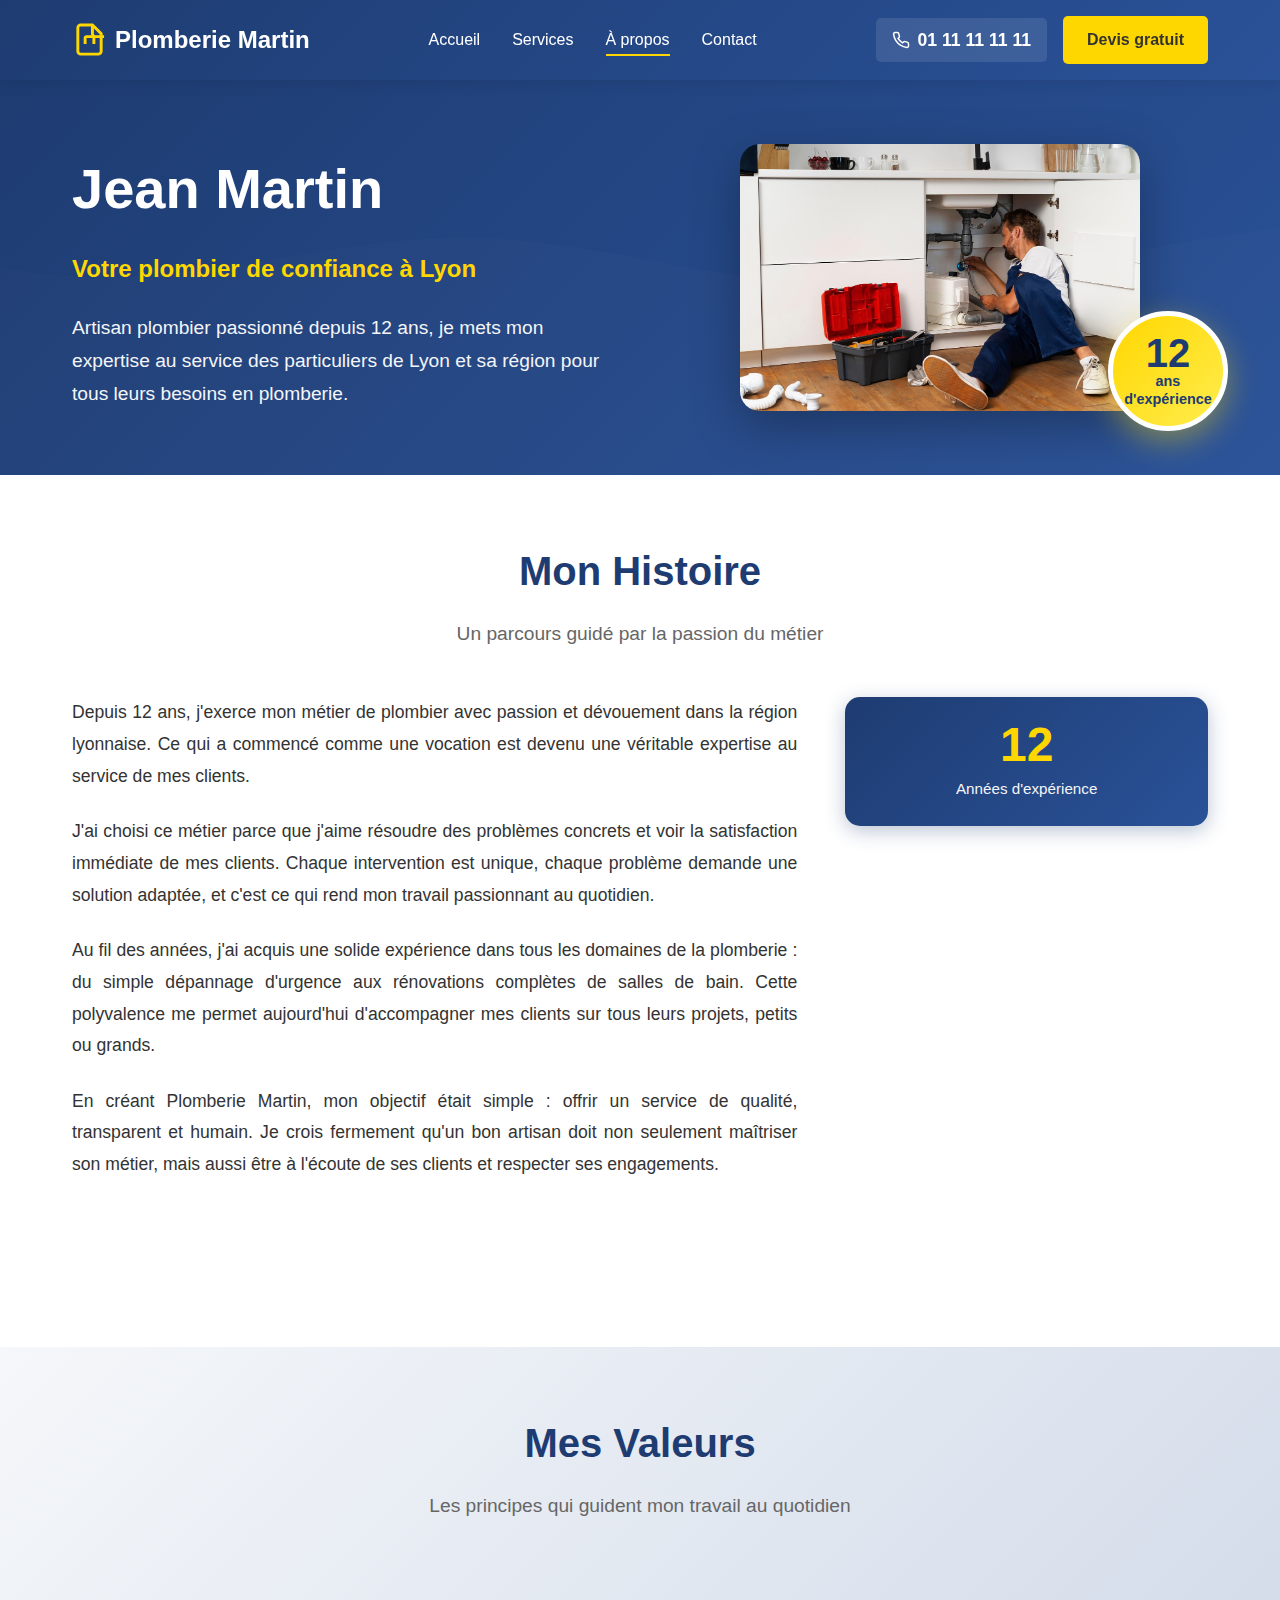
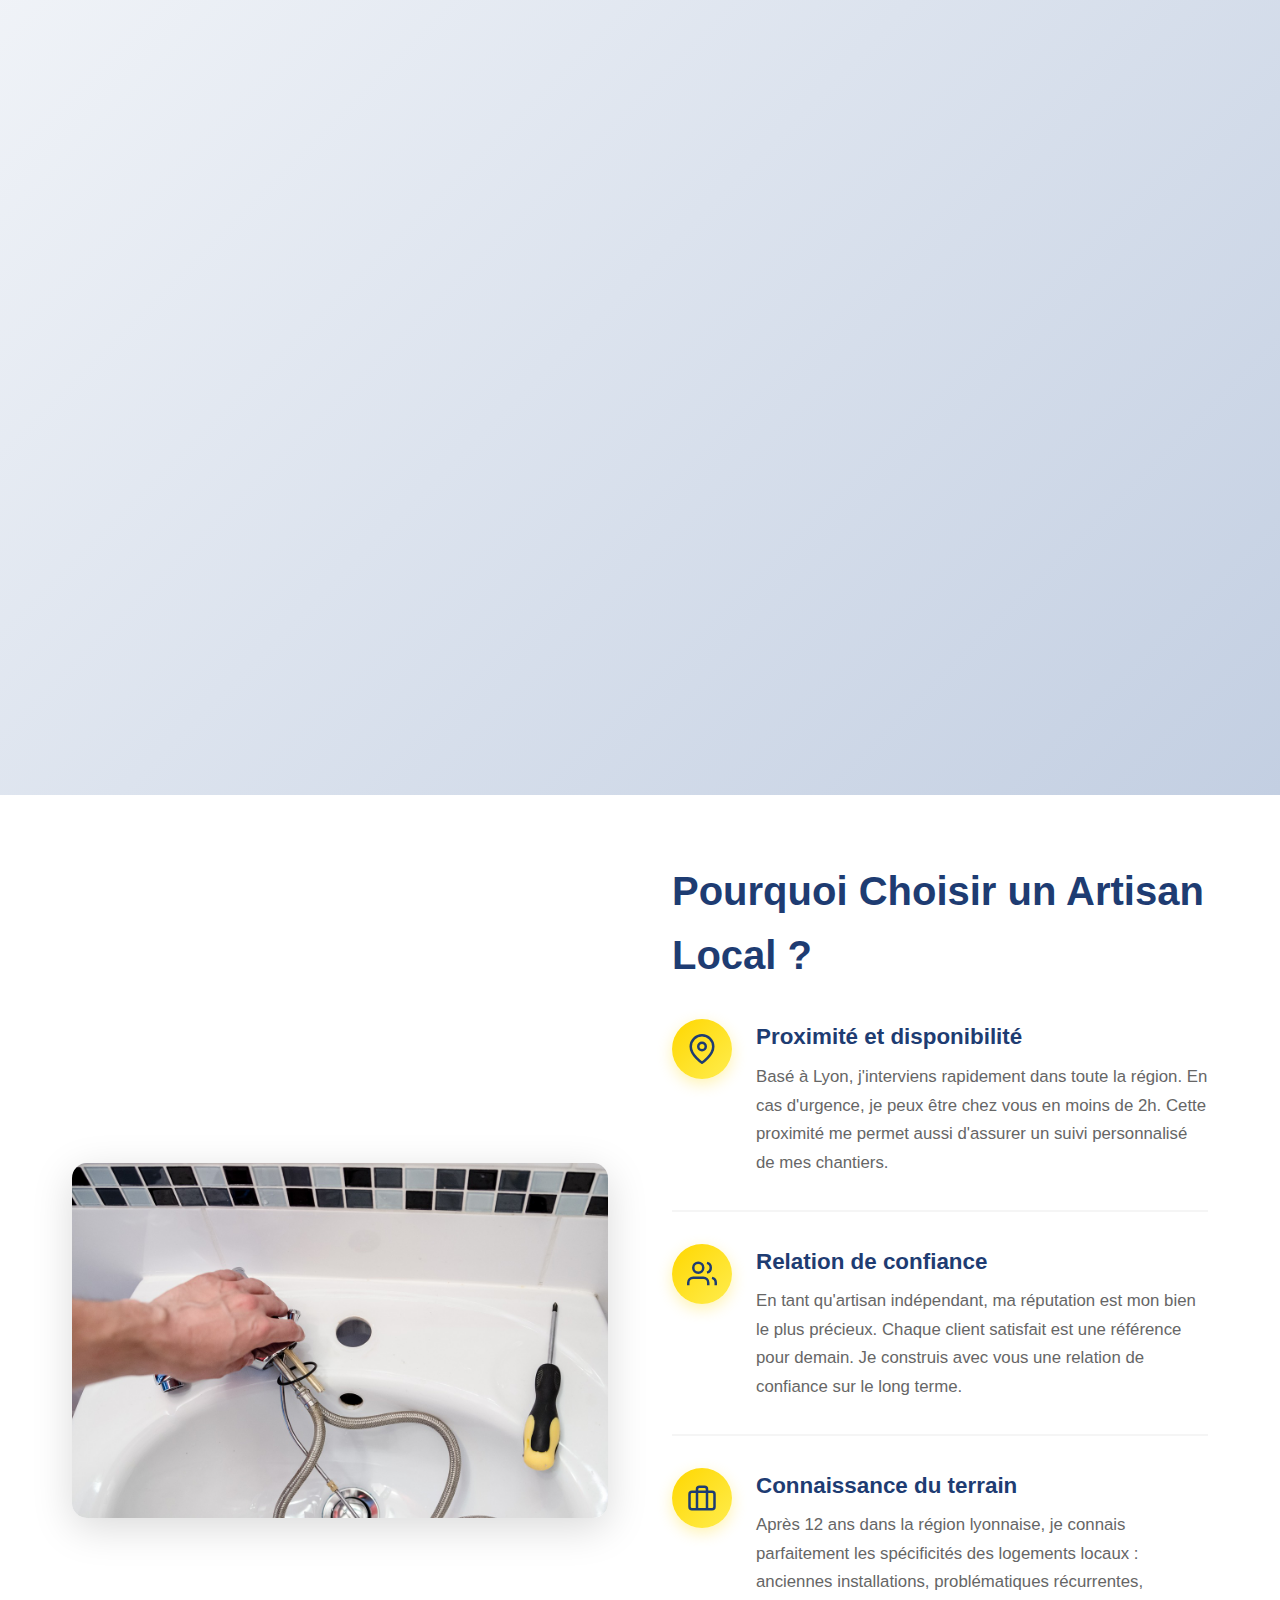
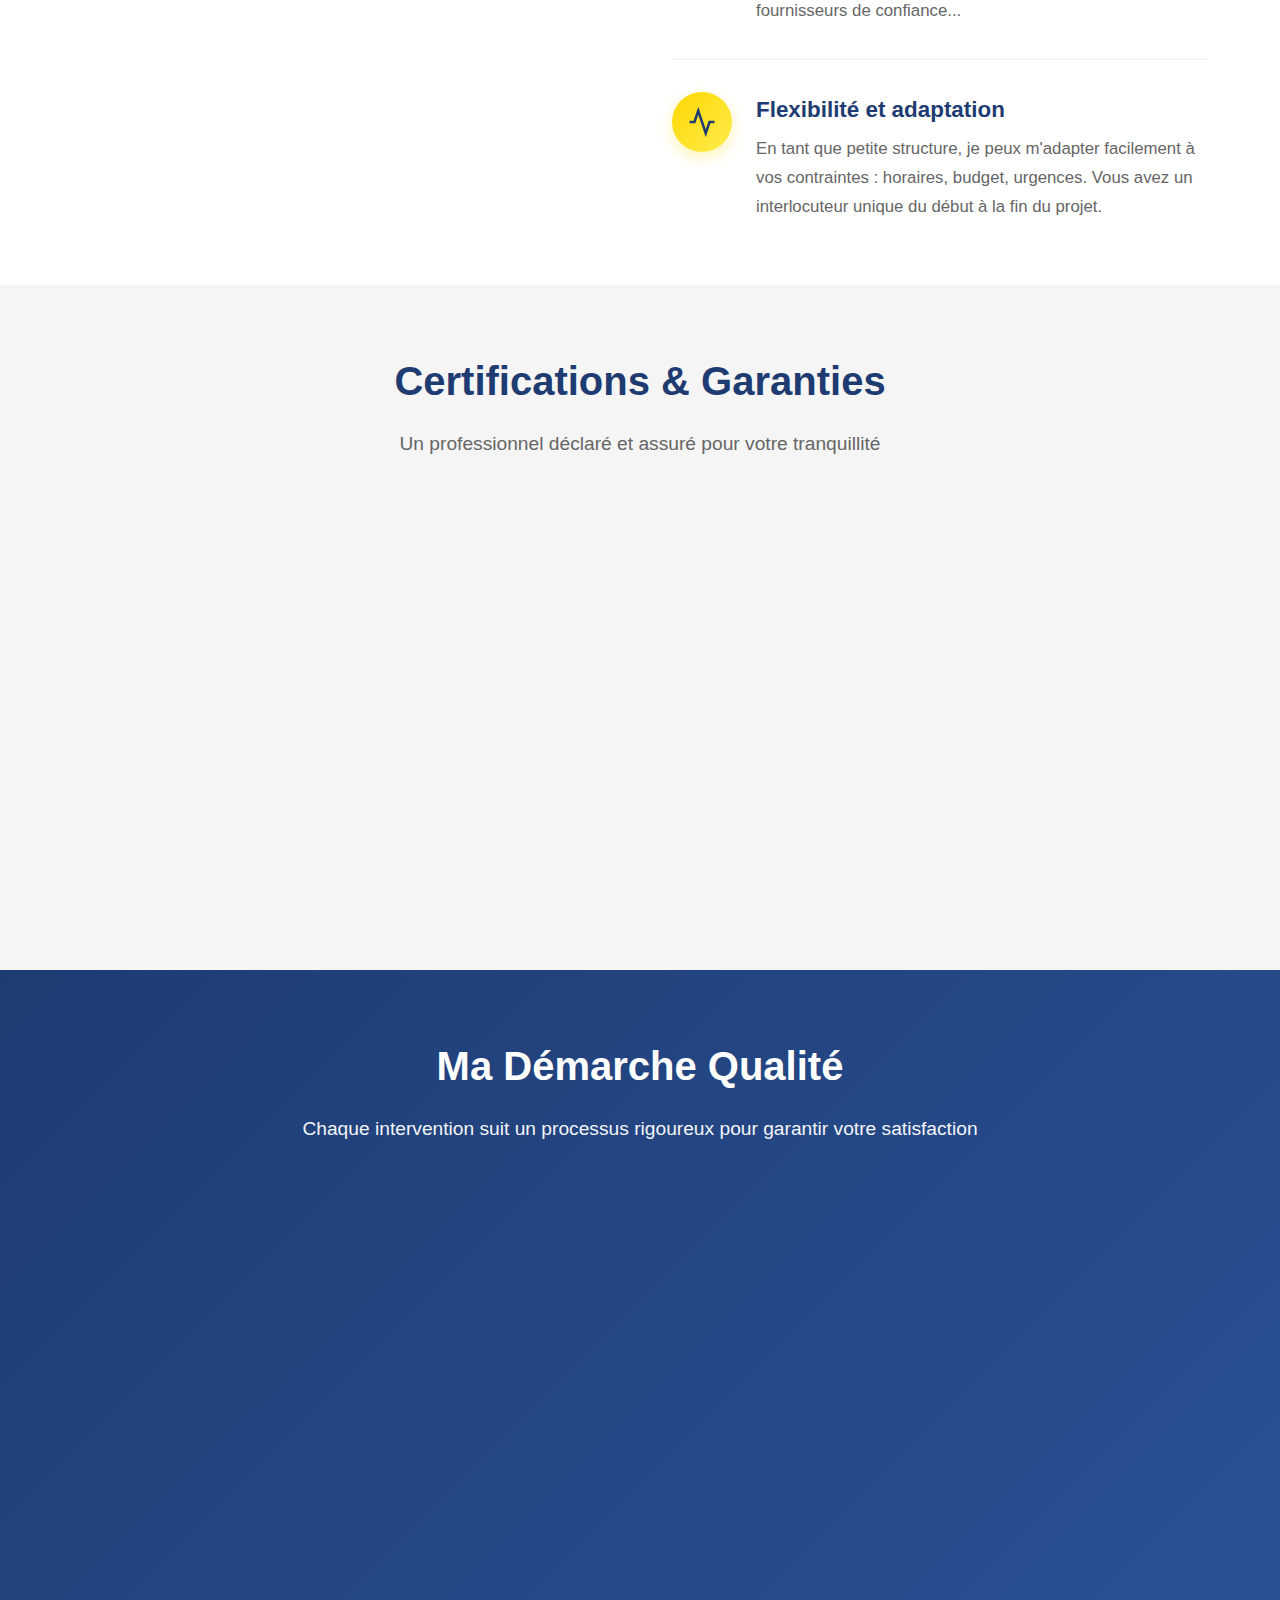
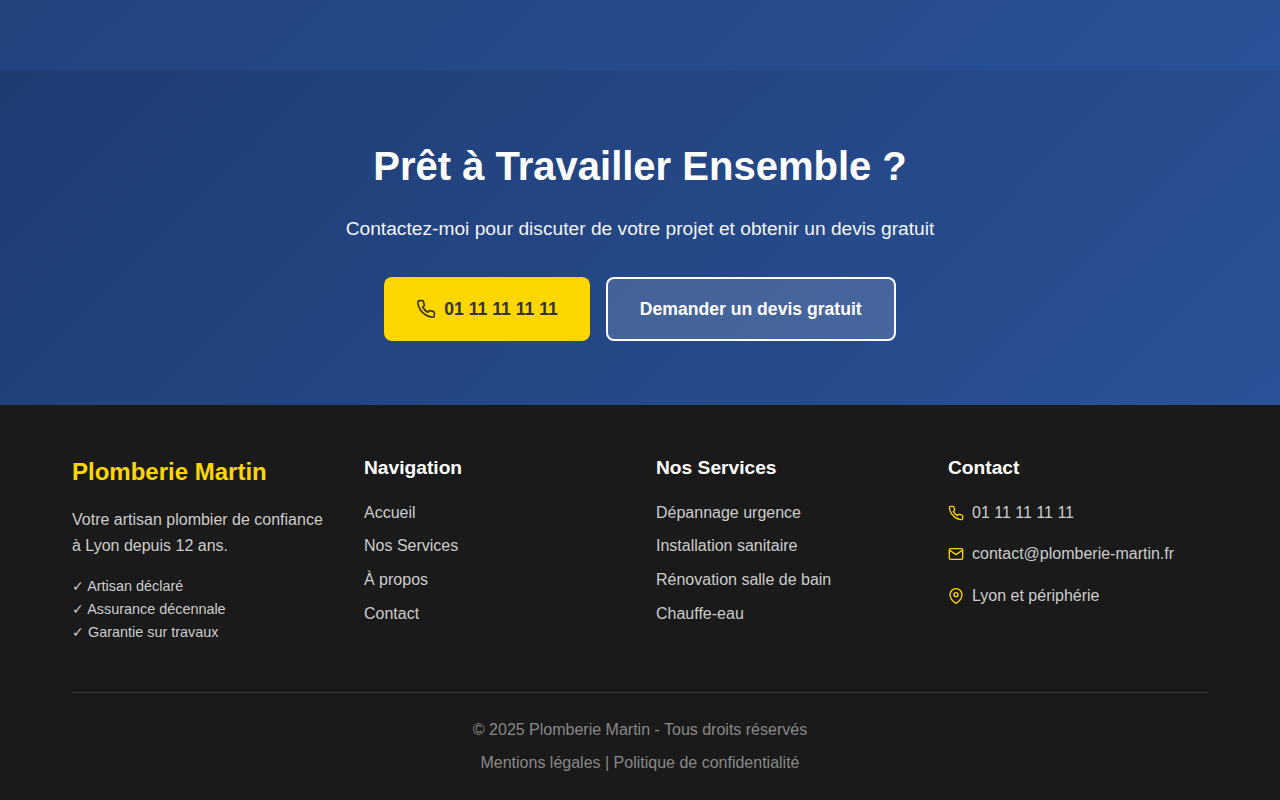
<file: a-propos.html>
<!DOCTYPE html>
<html lang="fr">
<head>
    <meta charset="UTF-8">
    <meta name="viewport" content="width=device-width, initial-scale=1.0">
    <meta name="description" content="Découvrez Jean Martin, artisan plombier à Lyon depuis 12 ans. Un professionnel de confiance pour tous vos travaux de plomberie.">
    <meta name="keywords" content="plombier lyon, artisan plombier, jean martin, plombier professionnel lyon, expérience plomberie">
    <title>À Propos - Jean Martin | Plombier à Lyon depuis 12 ans</title>
    <link rel="stylesheet" href="CSS/style.css">
</head>
<body>
    
    <!-- ========== HEADER ========== -->
    <header id="header">
        <nav class="nav-container">
            <div class="logo">
                <svg width="35" height="35" viewBox="0 0 24 24" fill="none" stroke="currentColor" stroke-width="2">
                    <path d="M14 2v6a2 2 0 0 0 2 2h6"></path>
                    <path d="M18 22H6a2 2 0 0 1-2-2V4a2 2 0 0 1 2-2h8l6 6v12a2 2 0 0 1-2 2z"></path>
                    <path d="M9 15v-4a1 1 0 0 1 1-1h4a1 1 0 0 1 1 1v4"></path>
                </svg>
                <span>Plomberie Martin</span>
            </div>

            <!-- Menu Desktop -->
            <ul class="nav-links" id="navLinks">
                <li><a href="index.html">Accueil</a></li>
                <li><a href="services.html">Services</a></li>
                <li><a href="a-propos.html" class="active">À propos</a></li>
                <li><a href="contact.html">Contact</a></li>
            </ul>

            <div class="nav-cta">
                <a href="tel:0111111111" class="phone-link">
                    <svg width="18" height="18" viewBox="0 0 24 24" fill="none" stroke="currentColor" stroke-width="2">
                        <path d="M22 16.92v3a2 2 0 0 1-2.18 2 19.79 19.79 0 0 1-8.63-3.07 19.5 19.5 0 0 1-6-6 19.79 19.79 0 0 1-3.07-8.67A2 2 0 0 1 4.11 2h3a2 2 0 0 1 2 1.72 12.84 12.84 0 0 0 .7 2.81 2 2 0 0 1-.45 2.11L8.09 9.91a16 16 0 0 0 6 6l1.27-1.27a2 2 0 0 1 2.11-.45 12.84 12.84 0 0 0 2.81.7A2 2 0 0 1 22 16.92z"></path>
                    </svg>
                    01 11 11 11 11
                </a>
                <a href="contact.html" class="btn-primary">Devis gratuit</a>
            </div>

            <!-- Burger Menu -->
            <button class="burger-menu" id="burgerMenu" aria-label="Menu">
                <span></span>
                <span></span>
                <span></span>
            </button>
        </nav>
    </header>

    <!-- ========== ABOUT HERO ========== -->
    <section class="about-hero">
        <div class="container">
            <div class="about-hero-content">
                <div class="about-hero-text">
                    <h1>Jean Martin</h1>
                    <p class="about-subtitle">Votre plombier de confiance à Lyon</p>
                    <p class="about-intro">Artisan plombier passionné depuis 12 ans, je mets mon expertise au service des particuliers de Lyon et sa région pour tous leurs besoins en plomberie.</p>
                </div>
                <div class="about-hero-image">
                    <img src="src/img-plombier-a-propos.jpg" alt="Jean Martin - Plombier professionnel">
                    <div class="about-badge">
                        <span class="badge-number">12</span>
                        <span class="badge-text">ans<br>d'expérience</span>
                    </div>
                </div>
            </div>
        </div>
    </section>

    <!-- ========== MON HISTOIRE ========== -->
    <section class="mon-histoire">
        <div class="container">
            <div class="section-header">
                <h2>Mon Histoire</h2>
                <p>Un parcours guidé par la passion du métier</p>
            </div>

            <div class="histoire-content">
                <div class="histoire-text">
                    <p>Depuis 12 ans, j'exerce mon métier de plombier avec passion et dévouement dans la région lyonnaise. Ce qui a commencé comme une vocation est devenu une véritable expertise au service de mes clients.</p>
                    
                    <p>J'ai choisi ce métier parce que j'aime résoudre des problèmes concrets et voir la satisfaction immédiate de mes clients. Chaque intervention est unique, chaque problème demande une solution adaptée, et c'est ce qui rend mon travail passionnant au quotidien.</p>
                    
                    <p>Au fil des années, j'ai acquis une solide expérience dans tous les domaines de la plomberie : du simple dépannage d'urgence aux rénovations complètes de salles de bain. Cette polyvalence me permet aujourd'hui d'accompagner mes clients sur tous leurs projets, petits ou grands.</p>
                    
                    <p>En créant Plomberie Martin, mon objectif était simple : offrir un service de qualité, transparent et humain. Je crois fermement qu'un bon artisan doit non seulement maîtriser son métier, mais aussi être à l'écoute de ses clients et respecter ses engagements.</p>
                </div>

                <div class="histoire-stats">
                    <div class="stat-card">
                        <div class="stat-number">12</div>
                        <div class="stat-label">Années d'expérience</div>
                    </div>
                    <div class="stat-card">
                        <div class="stat-number">500+</div>
                        <div class="stat-label">Interventions réalisées</div>
                    </div>
                    <div class="stat-card">
                        <div class="stat-number">98%</div>
                        <div class="stat-label">Clients satisfaits</div>
                    </div>
                    <div class="stat-card">
                        <div class="stat-number">7j/7</div>
                        <div class="stat-label">Disponibilité urgences</div>
                    </div>
                </div>
            </div>
        </div>
    </section>

    <!-- ========== MES VALEURS ========== -->
    <section class="mes-valeurs">
        <div class="container">
            <div class="section-header">
                <h2>Mes Valeurs</h2>
                <p>Les principes qui guident mon travail au quotidien</p>
            </div>

            <div class="valeurs-grid">
                <!-- Valeur 1 -->
                <div class="valeur-card">
                    <div class="valeur-icon">
                        <svg width="50" height="50" viewBox="0 0 24 24" fill="none" stroke="currentColor" stroke-width="2">
                            <path d="M12 22s8-4 8-10V5l-8-3-8 3v7c0 6 8 10 8 10z"></path>
                            <path d="M9 12l2 2 4-4"></path>
                        </svg>
                    </div>
                    <h3>Honnêteté</h3>
                    <p>Des devis clairs et transparents, sans surprise sur la facture finale. Je crois en une relation de confiance basée sur l'honnêteté et le respect mutuel.</p>
                </div>

                <!-- Valeur 2 -->
                <div class="valeur-card">
                    <div class="valeur-icon">
                        <svg width="50" height="50" viewBox="0 0 24 24" fill="none" stroke="currentColor" stroke-width="2">
                            <circle cx="12" cy="12" r="10"></circle>
                            <polyline points="12 6 12 12 16 14"></polyline>
                        </svg>
                    </div>
                    <h3>Réactivité</h3>
                    <p>Intervention rapide pour les urgences, respect des délais convenus pour les chantiers. Votre temps est précieux, je m'engage à le respecter.</p>
                </div>

                <!-- Valeur 3 -->
                <div class="valeur-card">
                    <div class="valeur-icon">
                        <svg width="50" height="50" viewBox="0 0 24 24" fill="none" stroke="currentColor" stroke-width="2">
                            <path d="M3 9l9-7 9 7v11a2 2 0 0 1-2 2H5a2 2 0 0 1-2-2z"></path>
                            <polyline points="9 22 9 12 15 12 15 22"></polyline>
                        </svg>
                    </div>
                    <h3>Propreté</h3>
                    <p>Un chantier propre est ma signature. Je protège votre logement pendant l'intervention et je nettoie systématiquement après mon passage.</p>
                </div>

                <!-- Valeur 4 -->
                <div class="valeur-card">
                    <div class="valeur-icon">
                        <svg width="50" height="50" viewBox="0 0 24 24" fill="none" stroke="currentColor" stroke-width="2">
                            <path d="M17 21v-2a4 4 0 0 0-4-4H5a4 4 0 0 0-4 4v2"></path>
                            <circle cx="9" cy="7" r="4"></circle>
                            <path d="M23 21v-2a4 4 0 0 0-3-3.87"></path>
                            <path d="M16 3.13a4 4 0 0 1 0 7.75"></path>
                        </svg>
                    </div>
                    <h3>Écoute</h3>
                    <p>Chaque projet est unique. Je prends le temps d'écouter vos besoins et vos contraintes pour vous proposer la solution la plus adaptée.</p>
                </div>
            </div>
        </div>
    </section>

    <!-- ========== POURQUOI UN ARTISAN LOCAL ========== -->
    <section class="artisan-local">
        <div class="container">
            <div class="artisan-local-content">
                <div class="artisan-local-image">
                    <img src="src/img-plombier-a-propos-prq-artisant-local.jpg" alt="Artisan local plombier Lyon">
                </div>
                
                <div class="artisan-local-text">
                    <h2>Pourquoi Choisir un Artisan Local ?</h2>
                    
                    <div class="avantage-local">
                        <div class="avantage-local-icon">
                            <svg width="30" height="30" viewBox="0 0 24 24" fill="none" stroke="currentColor" stroke-width="2">
                                <path d="M21 10c0 7-9 13-9 13s-9-6-9-13a9 9 0 0 1 18 0z"></path>
                                <circle cx="12" cy="10" r="3"></circle>
                            </svg>
                        </div>
                        <div>
                            <h3>Proximité et disponibilité</h3>
                            <p>Basé à Lyon, j'interviens rapidement dans toute la région. En cas d'urgence, je peux être chez vous en moins de 2h. Cette proximité me permet aussi d'assurer un suivi personnalisé de mes chantiers.</p>
                        </div>
                    </div>

                    <div class="avantage-local">
                        <div class="avantage-local-icon">
                            <svg width="30" height="30" viewBox="0 0 24 24" fill="none" stroke="currentColor" stroke-width="2">
                                <path d="M17 21v-2a4 4 0 0 0-4-4H5a4 4 0 0 0-4 4v2"></path>
                                <circle cx="9" cy="7" r="4"></circle>
                                <path d="M23 21v-2a4 4 0 0 0-3-3.87"></path>
                                <path d="M16 3.13a4 4 0 0 1 0 7.75"></path>
                            </svg>
                        </div>
                        <div>
                            <h3>Relation de confiance</h3>
                            <p>En tant qu'artisan indépendant, ma réputation est mon bien le plus précieux. Chaque client satisfait est une référence pour demain. Je construis avec vous une relation de confiance sur le long terme.</p>
                        </div>
                    </div>

                    <div class="avantage-local">
                        <div class="avantage-local-icon">
                            <svg width="30" height="30" viewBox="0 0 24 24" fill="none" stroke="currentColor" stroke-width="2">
                                <rect x="2" y="7" width="20" height="14" rx="2" ry="2"></rect>
                                <path d="M16 21V5a2 2 0 0 0-2-2h-4a2 2 0 0 0-2 2v16"></path>
                            </svg>
                        </div>
                        <div>
                            <h3>Connaissance du terrain</h3>
                            <p>Après 12 ans dans la région lyonnaise, je connais parfaitement les spécificités des logements locaux : anciennes installations, problématiques récurrentes, fournisseurs de confiance...</p>
                        </div>
                    </div>

                    <div class="avantage-local">
                        <div class="avantage-local-icon">
                            <svg width="30" height="30" viewBox="0 0 24 24" fill="none" stroke="currentColor" stroke-width="2">
                                <polyline points="22 12 18 12 15 21 9 3 6 12 2 12"></polyline>
                            </svg>
                        </div>
                        <div>
                            <h3>Flexibilité et adaptation</h3>
                            <p>En tant que petite structure, je peux m'adapter facilement à vos contraintes : horaires, budget, urgences. Vous avez un interlocuteur unique du début à la fin du projet.</p>
                        </div>
                    </div>
                </div>
            </div>
        </div>
    </section>

    <!-- ========== CERTIFICATIONS & GARANTIES ========== -->
    <section class="certifications">
        <div class="container">
            <div class="section-header">
                <h2>Certifications & Garanties</h2>
                <p>Un professionnel déclaré et assuré pour votre tranquillité</p>
            </div>

            <div class="certifications-grid">
                <div class="certification-card">
                    <div class="certification-icon">
                        <svg width="60" height="60" viewBox="0 0 24 24" fill="none" stroke="currentColor" stroke-width="2">
                            <path d="M14 2H6a2 2 0 0 0-2 2v16a2 2 0 0 0 2 2h12a2 2 0 0 0 2-2V8z"></path>
                            <polyline points="14 2 14 8 20 8"></polyline>
                            <line x1="16" y1="13" x2="8" y2="13"></line>
                            <line x1="16" y1="17" x2="8" y2="17"></line>
                            <polyline points="10 9 9 9 8 9"></polyline>
                        </svg>
                    </div>
                    <h3>Artisan Déclaré</h3>
                    <p>Entreprise enregistrée et en règle avec toutes les obligations légales et fiscales.</p>
                </div>

                <div class="certification-card">
                    <div class="certification-icon">
                        <svg width="60" height="60" viewBox="0 0 24 24" fill="none" stroke="currentColor" stroke-width="2">
                            <path d="M12 22s8-4 8-10V5l-8-3-8 3v7c0 6 8 10 8 10z"></path>
                        </svg>
                    </div>
                    <h3>Assurance Décennale</h3>
                    <p>Tous mes travaux sont couverts par une assurance décennale pour votre protection.</p>
                </div>

                <div class="certification-card">
                    <div class="certification-icon">
                        <svg width="60" height="60" viewBox="0 0 24 24" fill="none" stroke="currentColor" stroke-width="2">
                            <circle cx="12" cy="12" r="10"></circle>
                            <polyline points="12 6 12 12 16 14"></polyline>
                        </svg>
                    </div>
                    <h3>Garantie Travaux</h3>
                    <p>Une garantie sur tous mes travaux pour votre tranquillité d'esprit.</p>
                </div>

                <div class="certification-card">
                    <div class="certification-icon">
                        <svg width="60" height="60" viewBox="0 0 24 24" fill="none" stroke="currentColor" stroke-width="2">
                            <path d="M14.7 6.3a1 1 0 0 0 0 1.4l1.6 1.6a1 1 0 0 0 1.4 0l3.77-3.77a6 6 0 0 1-7.94 7.94l-6.91 6.91a2.12 2.12 0 0 1-3-3l6.91-6.91a6 6 0 0 1 7.94-7.94l-3.76 3.76z"></path>
                        </svg>
                    </div>
                    <h3>Matériel Professionnel</h3>
                    <p>Équipements de qualité professionnelle pour des interventions efficaces et durables.</p>
                </div>
            </div>
        </div>
    </section>

    <!-- ========== MA DÉMARCHE QUALITÉ ========== -->
    <section class="demarche-qualite">
        <div class="container">
            <div class="demarche-content">
                <h2>Ma Démarche Qualité</h2>
                <p class="demarche-intro">Chaque intervention suit un processus rigoureux pour garantir votre satisfaction</p>

                <div class="etapes-grid">
                    <div class="etape">
                        <div class="etape-number">1</div>
                        <h3>Écoute & Diagnostic</h3>
                        <p>Je prends le temps d'écouter votre besoin et d'analyser la situation pour vous proposer la meilleure solution.</p>
                    </div>

                    <div class="etape">
                        <div class="etape-number">2</div>
                        <h3>Devis Détaillé</h3>
                        <p>Un devis clair et complet, sans frais cachés. Vous savez exactement ce que vous allez payer avant que je commence.</p>
                    </div>

                    <div class="etape">
                        <div class="etape-number">3</div>
                        <h3>Intervention Soignée</h3>
                        <p>Un travail réalisé dans les règles de l'art, avec du matériel professionnel et dans le respect de votre domicile.</p>
                    </div>

                    <div class="etape">
                        <div class="etape-number">4</div>
                        <h3>Contrôle & Nettoyage</h3>
                        <p>Vérification du bon fonctionnement et nettoyage complet de la zone d'intervention. Je repars quand tout est impeccable.</p>
                    </div>

                    <div class="etape">
                        <div class="etape-number">5</div>
                        <h3>Suivi & Conseils</h3>
                        <p>Je reste disponible après l'intervention pour répondre à vos questions et vous donner des conseils d'entretien.</p>
                    </div>
                </div>
            </div>
        </div>
    </section>

    <!-- ========== CTA FINAL ========== -->
    <section class="cta-final">
        <div class="container">
            <div class="cta-final-content">
                <h2>Prêt à Travailler Ensemble ?</h2>
                <p>Contactez-moi pour discuter de votre projet et obtenir un devis gratuit</p>
                <div class="cta-final-buttons">
                    <a href="tel:0111111111" class="btn-cta btn-call">
                        <svg width="20" height="20" viewBox="0 0 24 24" fill="none" stroke="currentColor" stroke-width="2">
                            <path d="M22 16.92v3a2 2 0 0 1-2.18 2 19.79 19.79 0 0 1-8.63-3.07 19.5 19.5 0 0 1-6-6 19.79 19.79 0 0 1-3.07-8.67A2 2 0 0 1 4.11 2h3a2 2 0 0 1 2 1.72 12.84 12.84 0 0 0 .7 2.81 2 2 0 0 1-.45 2.11L8.09 9.91a16 16 0 0 0 6 6l1.27-1.27a2 2 0 0 1 2.11-.45 12.84 12.84 0 0 0 2.81.7A2 2 0 0 1 22 16.92z"></path>
                        </svg>
                        01 11 11 11 11
                    </a>
                    <a href="contact.html" class="btn-cta btn-devis">
                        Demander un devis gratuit
                    </a>
                </div>
            </div>
        </div>
    </section>

    <!-- ========== FOOTER ========== -->
    <footer class="footer">
        <div class="container">
            <div class="footer-content">
                <!-- Colonne 1 -->
                <div class="footer-column">
                    <h3>Plomberie Martin</h3>
                    <p>Votre artisan plombier de confiance à Lyon depuis 12 ans.</p>
                    <p class="footer-certif">✓ Artisan déclaré<br>✓ Assurance décennale<br>✓ Garantie sur travaux</p>
                </div>

                <!-- Colonne 2 -->
                <div class="footer-column">
                    <h4>Navigation</h4>
                    <ul class="footer-links">
                        <li><a href="index.html">Accueil</a></li>
                        <li><a href="services.html">Nos Services</a></li>
                        <li><a href="a-propos.html">À propos</a></li>
                        <li><a href="contact.html">Contact</a></li>
                    </ul>
                </div>

                <!-- Colonne 3 -->
                <div class="footer-column">
                    <h4>Nos Services</h4>
                    <ul class="footer-links">
                        <li><a href="services.html#depannage">Dépannage urgence</a></li>
                        <li><a href="services.html#installation">Installation sanitaire</a></li>
                        <li><a href="services.html#renovation">Rénovation salle de bain</a></li>
                        <li><a href="services.html#chauffe-eau">Chauffe-eau</a></li>
                    </ul>
                </div>

                <!-- Colonne 4 -->
                <div class="footer-column">
                    <h4>Contact</h4>
                    <ul class="footer-contact">
                        <li>
                            <svg width="16" height="16" viewBox="0 0 24 24" fill="none" stroke="currentColor" stroke-width="2">
                                <path d="M22 16.92v3a2 2 0 0 1-2.18 2 19.79 19.79 0 0 1-8.63-3.07 19.5 19.5 0 0 1-6-6 19.79 19.79 0 0 1-3.07-8.67A2 2 0 0 1 4.11 2h3a2 2 0 0 1 2 1.72 12.84 12.84 0 0 0 .7 2.81 2 2 0 0 1-.45 2.11L8.09 9.91a16 16 0 0 0 6 6l1.27-1.27a2 2 0 0 1 2.11-.45 12.84 12.84 0 0 0 2.81.7A2 2 0 0 1 22 16.92z"></path>
                            </svg>
                            <a href="tel:0111111111">01 11 11 11 11</a>
                        </li>
                        <li>
                            <svg width="16" height="16" viewBox="0 0 24 24" fill="none" stroke="currentColor" stroke-width="2">
                                <path d="M4 4h16c1.1 0 2 .9 2 2v12c0 1.1-.9 2-2 2H4c-1.1 0-2-.9-2-2V6c0-1.1.9-2 2-2z"></path>
                                <polyline points="22,6 12,13 2,6"></polyline>
                            </svg>
                            <a href="mailto:contact@plomberie-martin.fr">contact@plomberie-martin.fr</a>
                        </li>
                        <li>
                            <svg width="16" height="16" viewBox="0 0 24 24" fill="none" stroke="currentColor" stroke-width="2">
                                <path d="M21 10c0 7-9 13-9 13s-9-6-9-13a9 9 0 0 1 18 0z"></path>
                                <circle cx="12" cy="10" r="3"></circle>
                            </svg>
                            Lyon et périphérie
                        </li>
                    </ul>
                </div>
            </div>

            <div class="footer-bottom">
                <p>&copy; 2025 Plomberie Martin - Tous droits réservés</p>
                <p><a href="#" class="footer-legal">Mentions légales</a> | <a href="#" class="footer-legal">Politique de confidentialité</a></p>
            </div>
        </div>
    </footer>

    <script src="js/main.js"></script>
</body>

</html>
</file>
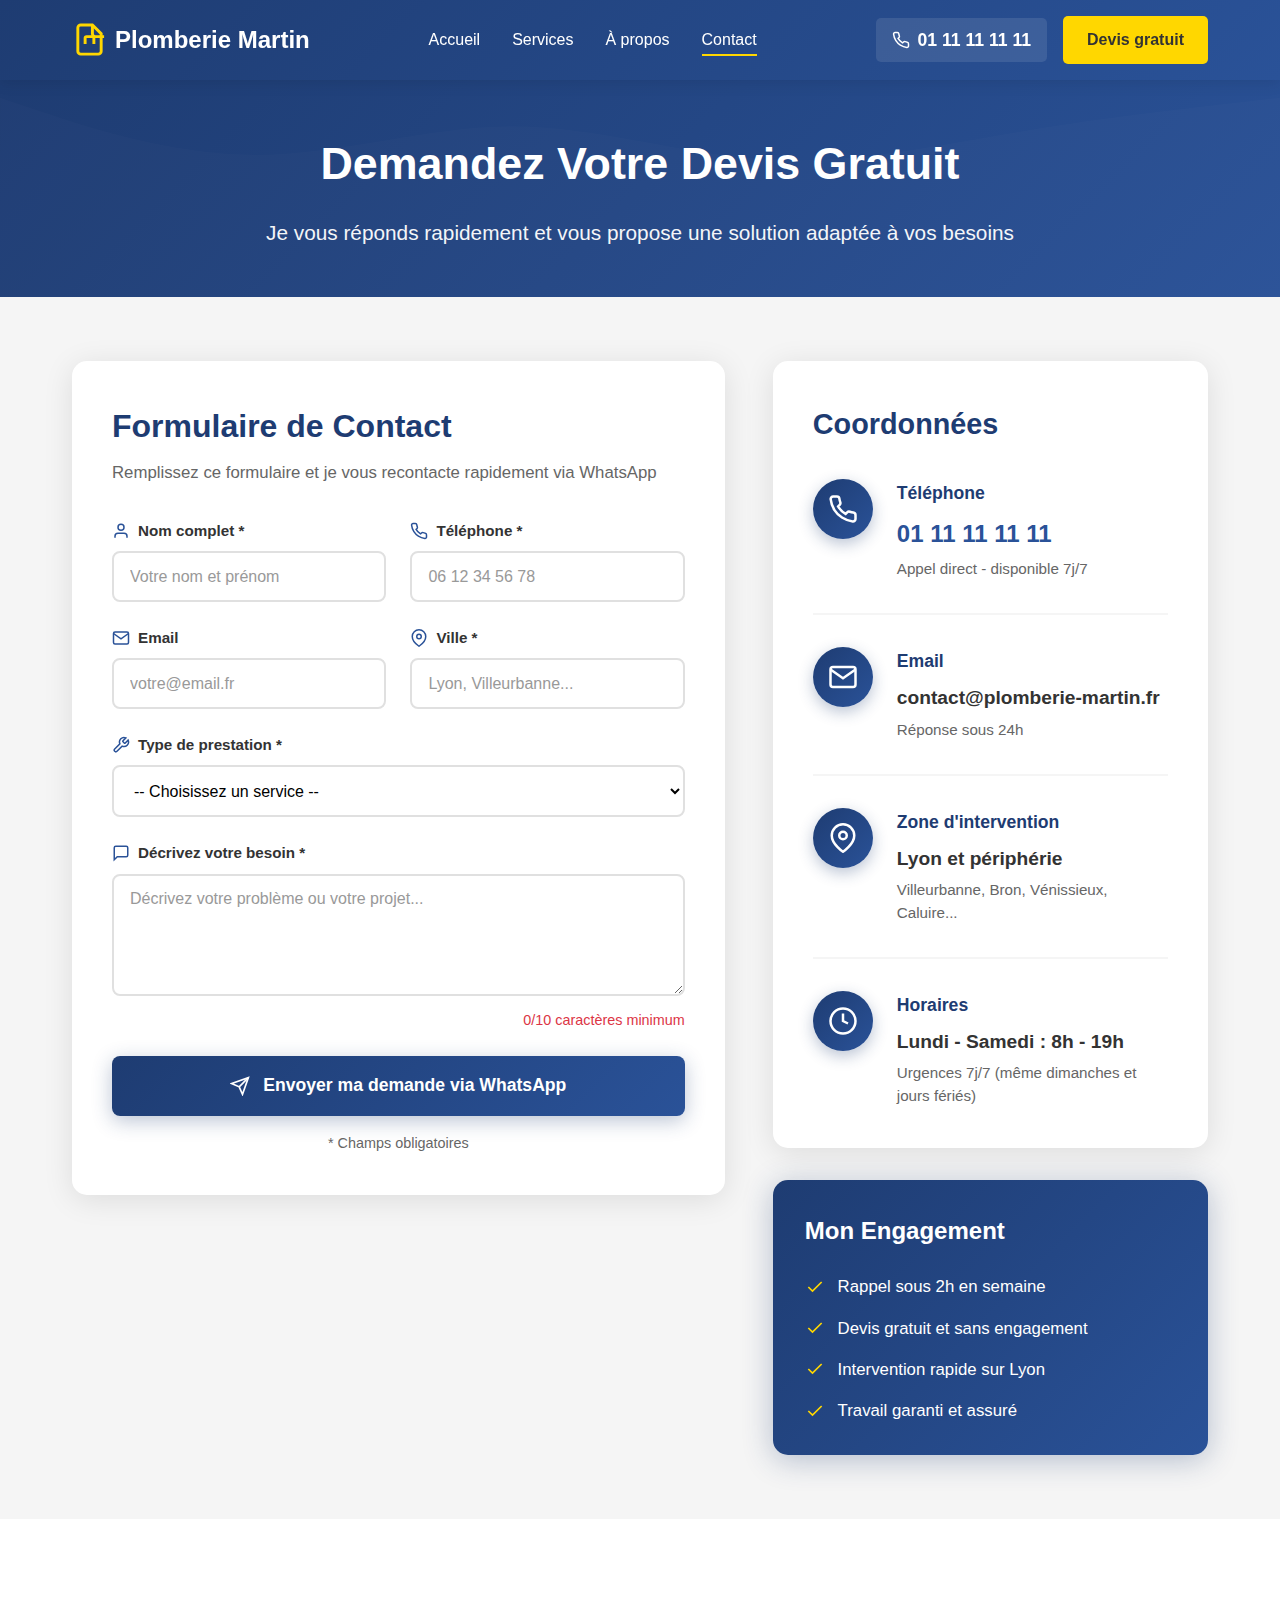
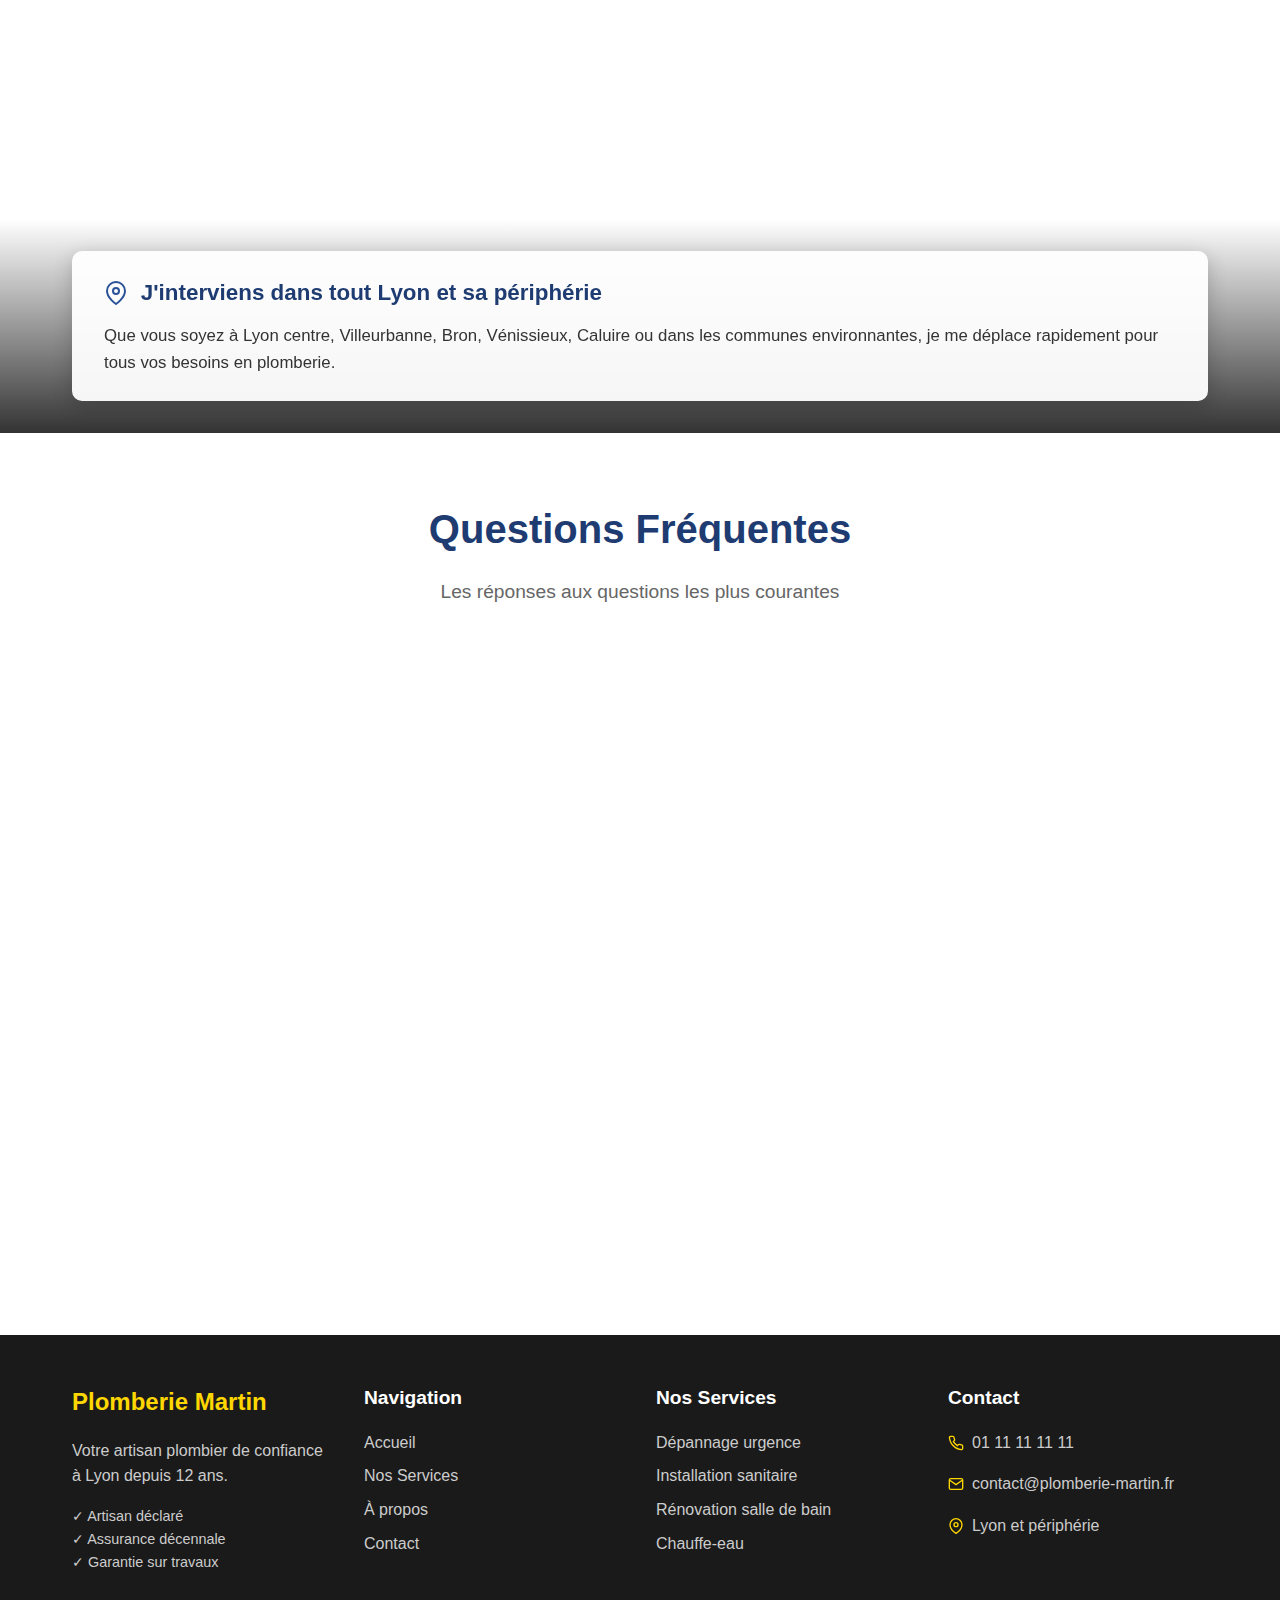
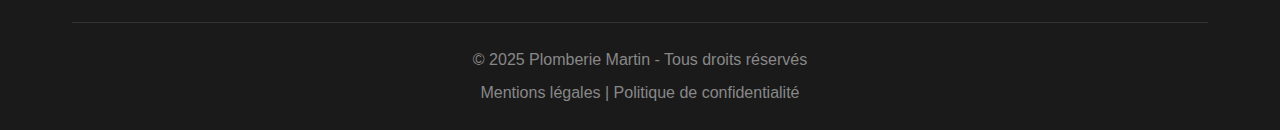
<file: contact.html>
<!DOCTYPE html>
<html lang="fr">
<head>
    <meta charset="UTF-8">
    <meta name="viewport" content="width=device-width, initial-scale=1.0">
    <meta name="description" content="Contactez Plomberie Martin pour un devis gratuit. Plombier disponible à Lyon 7j/7 pour dépannage urgence et tous travaux de plomberie.">
    <meta name="keywords" content="contact plombier lyon, devis plomberie gratuit, urgence plombier lyon, demande devis plomberie">
    <title>Contact & Devis Gratuit - Plomberie Martin | Lyon</title>
    <link rel="stylesheet" href="CSS/style.css">
</head>
<body>
    
    <!-- ========== HEADER ========== -->
    <header id="header">
        <nav class="nav-container">
            <div class="logo">
                <svg width="35" height="35" viewBox="0 0 24 24" fill="none" stroke="currentColor" stroke-width="2">
                    <path d="M14 2v6a2 2 0 0 0 2 2h6"></path>
                    <path d="M18 22H6a2 2 0 0 1-2-2V4a2 2 0 0 1 2-2h8l6 6v12a2 2 0 0 1-2 2z"></path>
                    <path d="M9 15v-4a1 1 0 0 1 1-1h4a1 1 0 0 1 1 1v4"></path>
                </svg>
                <span>Plomberie Martin</span>
            </div>

            <!-- Menu Desktop -->
            <ul class="nav-links" id="navLinks">
                <li><a href="index.html">Accueil</a></li>
                <li><a href="services.html">Services</a></li>
                <li><a href="a-propos.html">À propos</a></li>
                <li><a href="contact.html" class="active">Contact</a></li>
            </ul>

            <div class="nav-cta">
                <a href="tel:0111111111" class="phone-link">
                    <svg width="18" height="18" viewBox="0 0 24 24" fill="none" stroke="currentColor" stroke-width="2">
                        <path d="M22 16.92v3a2 2 0 0 1-2.18 2 19.79 19.79 0 0 1-8.63-3.07 19.5 19.5 0 0 1-6-6 19.79 19.79 0 0 1-3.07-8.67A2 2 0 0 1 4.11 2h3a2 2 0 0 1 2 1.72 12.84 12.84 0 0 0 .7 2.81 2 2 0 0 1-.45 2.11L8.09 9.91a16 16 0 0 0 6 6l1.27-1.27a2 2 0 0 1 2.11-.45 12.84 12.84 0 0 0 2.81.7A2 2 0 0 1 22 16.92z"></path>
                    </svg>
                    01 11 11 11 11
                </a>
                <a href="contact.html" class="btn-primary">Devis gratuit</a>
            </div>

            <!-- Burger Menu -->
            <button class="burger-menu" id="burgerMenu" aria-label="Menu">
                <span></span>
                <span></span>
                <span></span>
            </button>
        </nav>
    </header>

    <!-- ========== CONTACT HERO ========== -->
    <section class="contact-hero">
        <div class="container">
            <div class="contact-hero-content">
                <h1>Demandez Votre Devis Gratuit</h1>
                <p>Je vous réponds rapidement et vous propose une solution adaptée à vos besoins</p>
            </div>
        </div>
    </section>

    <!-- ========== CONTACT MAIN ========== -->
    <section class="contact-main">
        <div class="container">
            <div class="contact-grid">
                
                <!-- COLONNE GAUCHE : FORMULAIRE -->
                <div class="contact-form-wrapper">
                    <div class="form-header">
                        <h2>Formulaire de Contact</h2>
                        <p>Remplissez ce formulaire et je vous recontacte rapidement via WhatsApp</p>
                    </div>

                    <form id="devis-form" class="contact-form">
                        <div class="form-row">
                            <div class="form-group">
                                <label for="nom">
                                    <svg width="18" height="18" viewBox="0 0 24 24" fill="none" stroke="currentColor" stroke-width="2">
                                        <path d="M20 21v-2a4 4 0 0 0-4-4H8a4 4 0 0 0-4 4v2"></path>
                                        <circle cx="12" cy="7" r="4"></circle>
                                    </svg>
                                    Nom complet *
                                </label>
                                <input type="text" id="nom" name="nom" placeholder="Votre nom et prénom" required>
                            </div>

                            <div class="form-group">
                                <label for="telephone">
                                    <svg width="18" height="18" viewBox="0 0 24 24" fill="none" stroke="currentColor" stroke-width="2">
                                        <path d="M22 16.92v3a2 2 0 0 1-2.18 2 19.79 19.79 0 0 1-8.63-3.07 19.5 19.5 0 0 1-6-6 19.79 19.79 0 0 1-3.07-8.67A2 2 0 0 1 4.11 2h3a2 2 0 0 1 2 1.72 12.84 12.84 0 0 0 .7 2.81 2 2 0 0 1-.45 2.11L8.09 9.91a16 16 0 0 0 6 6l1.27-1.27a2 2 0 0 1 2.11-.45 12.84 12.84 0 0 0 2.81.7A2 2 0 0 1 22 16.92z"></path>
                                    </svg>
                                    Téléphone *
                                </label>
                                <input type="tel" id="telephone" name="telephone" placeholder="06 12 34 56 78" required>
                            </div>
                        </div>

                        <div class="form-row">
                            <div class="form-group">
                                <label for="email">
                                    <svg width="18" height="18" viewBox="0 0 24 24" fill="none" stroke="currentColor" stroke-width="2">
                                        <path d="M4 4h16c1.1 0 2 .9 2 2v12c0 1.1-.9 2-2 2H4c-1.1 0-2-.9-2-2V6c0-1.1.9-2 2-2z"></path>
                                        <polyline points="22,6 12,13 2,6"></polyline>
                                    </svg>
                                    Email
                                </label>
                                <input type="email" id="email" name="email" placeholder="votre@email.fr">
                            </div>

                            <div class="form-group">
                                <label for="ville">
                                    <svg width="18" height="18" viewBox="0 0 24 24" fill="none" stroke="currentColor" stroke-width="2">
                                        <path d="M21 10c0 7-9 13-9 13s-9-6-9-13a9 9 0 0 1 18 0z"></path>
                                        <circle cx="12" cy="10" r="3"></circle>
                                    </svg>
                                    Ville *
                                </label>
                                <input type="text" id="ville" name="ville" placeholder="Lyon, Villeurbanne..." required>
                            </div>
                        </div>

                        <div class="form-group">
                            <label for="service">
                                <svg width="18" height="18" viewBox="0 0 24 24" fill="none" stroke="currentColor" stroke-width="2">
                                    <path d="M14.7 6.3a1 1 0 0 0 0 1.4l1.6 1.6a1 1 0 0 0 1.4 0l3.77-3.77a6 6 0 0 1-7.94 7.94l-6.91 6.91a2.12 2.12 0 0 1-3-3l6.91-6.91a6 6 0 0 1 7.94-7.94l-3.76 3.76z"></path>
                                </svg>
                                Type de prestation *
                            </label>
                            <select id="service" name="service" required>
                                <option value="">-- Choisissez un service --</option>
                                <option value="Dépannage urgence">Dépannage urgence</option>
                                <option value="Installation sanitaire">Installation sanitaire</option>
                                <option value="Rénovation salle de bain">Rénovation salle de bain</option>
                                <option value="Chauffe-eau">Chauffe-eau (installation/remplacement)</option>
                                <option value="Recherche de fuite">Recherche de fuite</option>
                                <option value="Petits travaux">Petits travaux</option>
                                <option value="Autre">Autre</option>
                            </select>
                        </div>

                        <div class="form-group">
                            <label for="message">
                                <svg width="18" height="18" viewBox="0 0 24 24" fill="none" stroke="currentColor" stroke-width="2">
                                    <path d="M21 15a2 2 0 0 1-2 2H7l-4 4V5a2 2 0 0 1 2-2h14a2 2 0 0 1 2 2z"></path>
                                </svg>
                                Décrivez votre besoin *
                            </label>
                            <textarea id="message" name="message" rows="5" placeholder="Décrivez votre problème ou votre projet..." required></textarea>
                        </div>

                        <button type="submit" class="btn-submit">
                            <svg width="20" height="20" viewBox="0 0 24 24" fill="none" stroke="currentColor" stroke-width="2">
                                <path d="M22 2L11 13"></path>
                                <path d="M22 2L15 22L11 13L2 9L22 2Z"></path>
                            </svg>
                            Envoyer ma demande via WhatsApp
                        </button>

                        <p class="form-note">* Champs obligatoires</p>
                    </form>
                </div>

                <!-- COLONNE DROITE : INFOS CONTACT -->
                <div class="contact-info-wrapper">
                    <div class="contact-info-card">
                        <h2>Coordonnées</h2>
                        
                        <div class="info-item info-item-phone">
                            <div class="info-icon">
                                <svg width="30" height="30" viewBox="0 0 24 24" fill="none" stroke="currentColor" stroke-width="2">
                                    <path d="M22 16.92v3a2 2 0 0 1-2.18 2 19.79 19.79 0 0 1-8.63-3.07 19.5 19.5 0 0 1-6-6 19.79 19.79 0 0 1-3.07-8.67A2 2 0 0 1 4.11 2h3a2 2 0 0 1 2 1.72 12.84 12.84 0 0 0 .7 2.81 2 2 0 0 1-.45 2.11L8.09 9.91a16 16 0 0 0 6 6l1.27-1.27a2 2 0 0 1 2.11-.45 12.84 12.84 0 0 0 2.81.7A2 2 0 0 1 22 16.92z"></path>
                                </svg>
                            </div>
                            <div>
                                <h3>Téléphone</h3>
                                <a href="tel:0111111111" class="info-value">01 11 11 11 11</a>
                                <p class="info-desc">Appel direct - disponible 7j/7</p>
                            </div>
                        </div>

                        <div class="info-item">
                            <div class="info-icon">
                                <svg width="30" height="30" viewBox="0 0 24 24" fill="none" stroke="currentColor" stroke-width="2">
                                    <path d="M4 4h16c1.1 0 2 .9 2 2v12c0 1.1-.9 2-2 2H4c-1.1 0-2-.9-2-2V6c0-1.1.9-2 2-2z"></path>
                                    <polyline points="22,6 12,13 2,6"></polyline>
                                </svg>
                            </div>
                            <div>
                                <h3>Email</h3>
                                <a href="mailto:contact@plomberie-martin.fr" class="info-value">contact@plomberie-martin.fr</a>
                                <p class="info-desc">Réponse sous 24h</p>
                            </div>
                        </div>

                        <div class="info-item">
                            <div class="info-icon">
                                <svg width="30" height="30" viewBox="0 0 24 24" fill="none" stroke="currentColor" stroke-width="2">
                                    <path d="M21 10c0 7-9 13-9 13s-9-6-9-13a9 9 0 0 1 18 0z"></path>
                                    <circle cx="12" cy="10" r="3"></circle>
                                </svg>
                            </div>
                            <div>
                                <h3>Zone d'intervention</h3>
                                <p class="info-value">Lyon et périphérie</p>
                                <p class="info-desc">Villeurbanne, Bron, Vénissieux, Caluire...</p>
                            </div>
                        </div>

                        <div class="info-item">
                            <div class="info-icon">
                                <svg width="30" height="30" viewBox="0 0 24 24" fill="none" stroke="currentColor" stroke-width="2">
                                    <circle cx="12" cy="12" r="10"></circle>
                                    <polyline points="12 6 12 12 16 14"></polyline>
                                </svg>
                            </div>
                            <div>
                                <h3>Horaires</h3>
                                <p class="info-value">Lundi - Samedi : 8h - 19h</p>
                                <p class="info-desc">Urgences 7j/7 (même dimanches et jours fériés)</p>
                            </div>
                        </div>
                    </div>

                    <!-- Engagement Card -->
                    <div class="engagement-card">
                        <h3>Mon Engagement</h3>
                        <ul class="engagement-list">
                            <li>
                                <svg width="20" height="20" viewBox="0 0 24 24" fill="none" stroke="currentColor" stroke-width="2">
                                    <polyline points="20 6 9 17 4 12"></polyline>
                                </svg>
                                Rappel sous 2h en semaine
                            </li>
                            <li>
                                <svg width="20" height="20" viewBox="0 0 24 24" fill="none" stroke="currentColor" stroke-width="2">
                                    <polyline points="20 6 9 17 4 12"></polyline>
                                </svg>
                                Devis gratuit et sans engagement
                            </li>
                            <li>
                                <svg width="20" height="20" viewBox="0 0 24 24" fill="none" stroke="currentColor" stroke-width="2">
                                    <polyline points="20 6 9 17 4 12"></polyline>
                                </svg>
                                Intervention rapide sur Lyon
                            </li>
                            <li>
                                <svg width="20" height="20" viewBox="0 0 24 24" fill="none" stroke="currentColor" stroke-width="2">
                                    <polyline points="20 6 9 17 4 12"></polyline>
                                </svg>
                                Travail garanti et assuré
                            </li>
                        </ul>
                    </div>
                </div>
            </div>
        </div>
    </section>

    <!-- ========== MAP SECTION ========== -->
    <section class="map-section">
        <div class="map-container">
            <iframe 
                src="https://www.google.com/maps/embed?pb=!1m18!1m12!1m3!1d89087.84451055632!2d4.781698838659558!3d45.76404364751278!2m3!1f0!2f0!3f0!3m2!1i1024!2i768!4f13.1!3m3!1m2!1s0x47f4ea516ae88797%3A0x408ab2ae4bb21f0!2sLyon!5e0!3m2!1sfr!2sfr!4v1640000000000!5m2!1sfr!2sfr" 
                width="100%" 
                height="450" 
                style="border:0;" 
                allowfullscreen="" 
                loading="lazy">
            </iframe>
        </div>
        <div class="map-overlay">
            <div class="container">
                <div class="map-info">
                    <h3>
                        <svg width="24" height="24" viewBox="0 0 24 24" fill="none" stroke="currentColor" stroke-width="2">
                            <path d="M21 10c0 7-9 13-9 13s-9-6-9-13a9 9 0 0 1 18 0z"></path>
                            <circle cx="12" cy="10" r="3"></circle>
                        </svg>
                        J'interviens dans tout Lyon et sa périphérie
                    </h3>
                    <p>Que vous soyez à Lyon centre, Villeurbanne, Bron, Vénissieux, Caluire ou dans les communes environnantes, je me déplace rapidement pour tous vos besoins en plomberie.</p>
                </div>
            </div>
        </div>
    </section>

    <!-- ========== FAQ SECTION ========== -->
    <section class="faq-section">
        <div class="container">
            <div class="section-header">
                <h2>Questions Fréquentes</h2>
                <p>Les réponses aux questions les plus courantes</p>
            </div>

            <div class="faq-grid">
                <div class="faq-item">
                    <h3>Combien coûte un devis ?</h3>
                    <p>Le devis est totalement gratuit et sans engagement. Je me déplace pour évaluer votre besoin et vous propose un tarif clair avant toute intervention.</p>
                </div>

                <div class="faq-item">
                    <h3>Intervenez-vous en urgence ?</h3>
                    <p>Oui, je suis disponible 7j/7 pour les urgences (fuites, canalisations bouchées, etc.). J'interviens rapidement, souvent dans les 2h suivant votre appel sur Lyon.</p>
                </div>

                <div class="faq-item">
                    <h3>Quels sont vos délais d'intervention ?</h3>
                    <p>Pour les urgences : intervention le jour même ou sous 24h. Pour les travaux programmés : je m'adapte à vos disponibilités, généralement sous 48-72h.</p>
                </div>

                <div class="faq-item">
                    <h3>Acceptez-vous les paiements en plusieurs fois ?</h3>
                    <p>Pour les gros chantiers (rénovation de salle de bain par exemple), nous pouvons discuter d'un échéancier de paiement adapté à votre budget.</p>
                </div>

                <div class="faq-item">
                    <h3>Êtes-vous assuré ?</h3>
                    <p>Oui, je dispose d'une assurance décennale et responsabilité civile professionnelle. Tous mes travaux sont garantis pour votre tranquillité.</p>
                </div>

                <div class="faq-item">
                    <h3>Fournissez-vous le matériel ?</h3>
                    <p>Oui, je peux fournir tout le matériel nécessaire (robinetterie, sanitaires, etc.). Vous pouvez aussi acheter vous-même si vous avez des préférences, je m'occupe de l'installation.</p>
                </div>
            </div>
        </div>
    </section>

    <!-- ========== FOOTER ========== -->
    <footer class="footer">
        <div class="container">
            <div class="footer-content">
                <!-- Colonne 1 -->
                <div class="footer-column">
                    <h3>Plomberie Martin</h3>
                    <p>Votre artisan plombier de confiance à Lyon depuis 12 ans.</p>
                    <p class="footer-certif">✓ Artisan déclaré<br>✓ Assurance décennale<br>✓ Garantie sur travaux</p>
                </div>

                <!-- Colonne 2 -->
                <div class="footer-column">
                    <h4>Navigation</h4>
                    <ul class="footer-links">
                        <li><a href="index.html">Accueil</a></li>
                        <li><a href="services.html">Nos Services</a></li>
                        <li><a href="a-propos.html">À propos</a></li>
                        <li><a href="contact.html">Contact</a></li>
                    </ul>
                </div>

                <!-- Colonne 3 -->
                <div class="footer-column">
                    <h4>Nos Services</h4>
                    <ul class="footer-links">
                        <li><a href="services.html#depannage">Dépannage urgence</a></li>
                        <li><a href="services.html#installation">Installation sanitaire</a></li>
                        <li><a href="services.html#renovation">Rénovation salle de bain</a></li>
                        <li><a href="services.html#chauffe-eau">Chauffe-eau</a></li>
                    </ul>
                </div>

                <!-- Colonne 4 -->
                <div class="footer-column">
                    <h4>Contact</h4>
                    <ul class="footer-contact">
                        <li>
                            <svg width="16" height="16" viewBox="0 0 24 24" fill="none" stroke="currentColor" stroke-width="2">
                                <path d="M22 16.92v3a2 2 0 0 1-2.18 2 19.79 19.79 0 0 1-8.63-3.07 19.5 19.5 0 0 1-6-6 19.79 19.79 0 0 1-3.07-8.67A2 2 0 0 1 4.11 2h3a2 2 0 0 1 2 1.72 12.84 12.84 0 0 0 .7 2.81 2 2 0 0 1-.45 2.11L8.09 9.91a16 16 0 0 0 6 6l1.27-1.27a2 2 0 0 1 2.11-.45 12.84 12.84 0 0 0 2.81.7A2 2 0 0 1 22 16.92z"></path>
                            </svg>
                            <a href="tel:0111111111">01 11 11 11 11</a>
                        </li>
                        <li>
                            <svg width="16" height="16" viewBox="0 0 24 24" fill="none" stroke="currentColor" stroke-width="2">
                                <path d="M4 4h16c1.1 0 2 .9 2 2v12c0 1.1-.9 2-2 2H4c-1.1 0-2-.9-2-2V6c0-1.1.9-2 2-2z"></path>
                                <polyline points="22,6 12,13 2,6"></polyline>
                            </svg>
                            <a href="mailto:contact@plomberie-martin.fr">contact@plomberie-martin.fr</a>
                        </li>
                        <li>
                            <svg width="16" height="16" viewBox="0 0 24 24" fill="none" stroke="currentColor" stroke-width="2">
                                <path d="M21 10c0 7-9 13-9 13s-9-6-9-13a9 9 0 0 1 18 0z"></path>
                                <circle cx="12" cy="10" r="3"></circle>
                            </svg>
                            Lyon et périphérie
                        </li>
                    </ul>
                </div>
            </div>

            <div class="footer-bottom">
                <p>&copy; 2025 Plomberie Martin - Tous droits réservés</p>
                <p><a href="#" class="footer-legal">Mentions légales</a> | <a href="#" class="footer-legal">Politique de confidentialité</a></p>
            </div>
        </div>
    </footer>

    <script src="js/main.js"></script>
    <script src="js/form.js"></script>
</body>
</html>
</file>
<file: CSS/style.css>
/* ================================================================
   MODULE CSS - INDEX.HTML
   Plomberie Martin - Page d'accueil
   ================================================================ */

/* ========================================
   1. VARIABLES & RESET
   ======================================== */

:root {
    /* Couleurs principales */
    --primary-blue: #1e3c72;
    --secondary-blue: #2a5298;
    --accent-gold: #ffd700;
    --text-dark: #333333;
    --text-light: #666666;
    --bg-light: #f5f5f5;
    --white: #ffffff;
    --gray-light: #e0e0e0;
    --success-green: #28a745;
    --urgence-red: #dc3545;
    
    /* Espacements */
    --spacing-xs: 0.5rem;
    --spacing-sm: 1rem;
    --spacing-md: 2rem;
    --spacing-lg: 4rem;
    --spacing-xl: 6rem;
    
    /* Transitions */
    --transition-fast: 0.2s ease;
    --transition-normal: 0.3s ease;
    --transition-slow: 0.5s ease;
}

* {
    margin: 0;
    padding: 0;
    box-sizing: border-box;
}

html {
    scroll-behavior: smooth;
}

body {
    font-family: 'Segoe UI', Tahoma, Geneva, Verdana, sans-serif;
    line-height: 1.6;
    color: var(--text-dark);
    background-color: var(--white);
}

img {
    max-width: 100%;
    height: auto;
    display: block;
}

a {
    text-decoration: none;
    color: inherit;
    transition: var(--transition-normal);
}

ul {
    list-style: none;
}

/* Container global */
.container {
    max-width: 1200px;
    margin: 0 auto;
    padding: 0 2rem;
}

/* ========================================
   2. HEADER & NAVIGATION
   ======================================== */

#header {
    background: linear-gradient(135deg, var(--primary-blue) 0%, var(--secondary-blue) 100%);
    color: var(--white);
    padding: 1rem 0;
    position: sticky;
    top: 0;
    z-index: 1000;
    box-shadow: 0 2px 15px rgba(0, 0, 0, 0.1);
}

.nav-container {
    max-width: 1200px;
    margin: 0 auto;
    padding: 0 2rem;
    display: flex;
    justify-content: space-between;
    align-items: center;
    flex-wrap: wrap;
    gap: 1rem;
}

/* Logo */
.logo {
    font-size: 1.5rem;
    font-weight: 700;
    display: flex;
    align-items: center;
    gap: 0.5rem;
    color: var(--white);
}

.logo svg {
    stroke: var(--accent-gold);
}

/* Navigation links */
.nav-links {
    display: flex;
    gap: 2rem;
    list-style: none;
}

.nav-links a {
    color: var(--white);
    font-weight: 500;
    font-size: 1rem;
    padding: 0.5rem 0;
    position: relative;
}

.nav-links a::after {
    content: '';
    position: absolute;
    bottom: 0;
    left: 0;
    width: 0;
    height: 2px;
    background-color: var(--accent-gold);
    transition: width var(--transition-normal);
}

.nav-links a:hover::after,
.nav-links a.active::after {
    width: 100%;
}

/* Nav CTA */
.nav-cta {
    display: flex;
    align-items: center;
    gap: 1rem;
}

.phone-link {
    display: flex;
    align-items: center;
    gap: 0.5rem;
    color: var(--white);
    font-weight: 600;
    font-size: 1.1rem;
    padding: 0.5rem 1rem;
    background-color: rgba(255, 255, 255, 0.1);
    border-radius: 5px;
    transition: var(--transition-normal);
}

.phone-link:hover {
    background-color: rgba(255, 255, 255, 0.2);
    transform: scale(1.05);
}

.btn-primary {
    background-color: var(--accent-gold);
    color: var(--text-dark);
    padding: 0.7rem 1.5rem;
    border-radius: 5px;
    font-weight: 600;
    transition: var(--transition-normal);
}

.btn-primary:hover {
    background-color: #ffed4e;
    transform: translateY(-2px);
    box-shadow: 0 5px 15px rgba(255, 215, 0, 0.3);
}

/* Burger Menu */
.burger-menu {
    display: none;
    flex-direction: column;
    gap: 5px;
    background: none;
    border: none;
    cursor: pointer;
    padding: 0.5rem;
}

.burger-menu span {
    width: 25px;
    height: 3px;
    background-color: var(--white);
    border-radius: 2px;
    transition: var(--transition-normal);
}

/* ========================================
   3. HERO SECTION
   ======================================== */

.hero {
    background: linear-gradient(135deg, #1e3c72 0%, #2a5298 50%, #3d6ab8 100%);
    color: var(--white);
    padding: 4rem 0;
    position: relative;
    overflow: hidden;
}

.hero::before {
    content: '';
    position: absolute;
    top: 0;
    left: 0;
    right: 0;
    bottom: 0;
    background: url('data:image/svg+xml,<svg xmlns="http://www.w3.org/2000/svg" viewBox="0 0 1440 320"><path fill="rgba(255,255,255,0.05)" d="M0,96L48,112C96,128,192,160,288,160C384,160,480,128,576,128C672,128,768,160,864,165.3C960,171,1056,149,1152,133.3C1248,117,1344,107,1392,101.3L1440,96L1440,320L1392,320C1344,320,1248,320,1152,320C1056,320,960,320,864,320C768,320,672,320,576,320C480,320,384,320,288,320C192,320,96,320,48,320L0,320Z"></path></svg>') no-repeat bottom;
    background-size: cover;
    opacity: 0.3;
}

.hero-container {
    max-width: 1200px;
    margin: 0 auto;
    padding: 0 2rem;
    display: grid;
    grid-template-columns: 1fr 1fr;
    gap: 3rem;
    align-items: center;
    position: relative;
    z-index: 1;
}

.hero-content h1 {
    font-size: 3rem;
    line-height: 1.2;
    margin-bottom: 1rem;
    font-weight: 700;
}

.hero-content h1 .highlight {
    color: var(--accent-gold);
    display: block;
    font-size: 2.5rem;
}

.hero-subtitle {
    font-size: 1.2rem;
    margin-bottom: 2rem;
    opacity: 0.95;
    line-height: 1.6;
}

.hero-cta {
    display: flex;
    gap: 1rem;
    flex-wrap: wrap;
}

.btn-cta {
    display: inline-flex;
    align-items: center;
    gap: 0.5rem;
    padding: 1rem 2rem;
    border-radius: 8px;
    font-weight: 600;
    font-size: 1.1rem;
    transition: var(--transition-normal);
    cursor: pointer;
}

.btn-call {
    background-color: var(--accent-gold);
    color: var(--text-dark);
}

.btn-call:hover {
    background-color: #ffed4e;
    transform: translateY(-3px);
    box-shadow: 0 8px 20px rgba(255, 215, 0, 0.4);
}

.btn-devis {
    background-color: rgba(255, 255, 255, 0.15);
    color: var(--white);
    border: 2px solid var(--white);
}

.btn-devis:hover {
    background-color: var(--white);
    color: var(--primary-blue);
    transform: translateY(-3px);
}

.hero-image {
    position: relative;
}

.hero-image img {
    width: 100%;
    border-radius: 15px;
    box-shadow: 0 15px 40px rgba(0, 0, 0, 0.3);
    transition: var(--transition-slow);
}

.hero-image img:hover {
    transform: scale(1.05);
}

/* ========================================
   4. URGENCE BANNER
   ======================================== */

.urgence-banner {
    background: linear-gradient(90deg, var(--urgence-red) 0%, #c82333 100%);
    color: var(--white);
    padding: 1.2rem 0;
    box-shadow: 0 4px 10px rgba(220, 53, 69, 0.3);
}

.urgence-content {
    display: flex;
    align-items: center;
    justify-content: center;
    gap: 1.5rem;
    flex-wrap: wrap;
}

.urgence-content svg {
    animation: pulse 2s ease-in-out infinite;
}

@keyframes pulse {
    0%, 100% { transform: scale(1); }
    50% { transform: scale(1.1); }
}

.urgence-content span {
    font-size: 1.1rem;
}

.urgence-btn {
    background-color: var(--white);
    color: var(--urgence-red);
    padding: 0.7rem 1.5rem;
    border-radius: 5px;
    font-weight: 700;
    font-size: 1.2rem;
    transition: var(--transition-normal);
}

.urgence-btn:hover {
    background-color: var(--accent-gold);
    color: var(--text-dark);
    transform: scale(1.05);
}

/* ========================================
   5. SERVICES PREVIEW
   ======================================== */

.services-preview {
    padding: 4rem 0;
    background-color: var(--bg-light);
}

.section-header {
    text-align: center;
    margin-bottom: 3rem;
}

.section-header h2 {
    font-size: 2.5rem;
    color: var(--primary-blue);
    margin-bottom: 1rem;
    font-weight: 700;
}

.section-header p {
    font-size: 1.2rem;
    color: var(--text-light);
}

.services-grid {
    display: grid;
    grid-template-columns: repeat(auto-fit, minmax(300px, 1fr));
    gap: 2rem;
}

.service-card {
    background: var(--white);
    padding: 2rem;
    border-radius: 10px;
    box-shadow: 0 5px 20px rgba(0, 0, 0, 0.08);
    transition: var(--transition-normal);
    text-align: center;
}

.service-card:hover {
    transform: translateY(-10px);
    box-shadow: 0 15px 40px rgba(0, 0, 0, 0.15);
}

.service-icon {
    width: 80px;
    height: 80px;
    margin: 0 auto 1.5rem;
    display: flex;
    align-items: center;
    justify-content: center;
    background: linear-gradient(135deg, var(--primary-blue), var(--secondary-blue));
    border-radius: 50%;
}

.service-icon svg {
    stroke: var(--white);
}

.service-card h3 {
    font-size: 1.5rem;
    color: var(--primary-blue);
    margin-bottom: 1rem;
}

.service-card p {
    color: var(--text-light);
    margin-bottom: 1.5rem;
    line-height: 1.6;
}

.service-link {
    color: var(--secondary-blue);
    font-weight: 600;
    transition: var(--transition-normal);
}

.service-link:hover {
    color: var(--accent-gold);
}

/* ========================================
   6. ZONE INTERVENTION
   ======================================== */

.zone-intervention {
    padding: 4rem 0;
    background-color: var(--white);
}

.zone-content {
    display: grid;
    grid-template-columns: 1fr 1fr;
    gap: 3rem;
    align-items: center;
}

.zone-text h2 {
    font-size: 2.5rem;
    color: var(--primary-blue);
    margin-bottom: 1rem;
}

.zone-intro {
    font-size: 1.2rem;
    color: var(--text-light);
    margin-bottom: 2rem;
}

.villes-list {
    display: flex;
    flex-wrap: wrap;
    gap: 1rem;
    margin-bottom: 2rem;
}

.ville-tag {
    background-color: var(--bg-light);
    color: var(--primary-blue);
    padding: 0.5rem 1rem;
    border-radius: 25px;
    font-weight: 500;
    border: 2px solid var(--gray-light);
    transition: var(--transition-normal);
}

.ville-tag:hover {
    background-color: var(--primary-blue);
    color: var(--white);
    border-color: var(--primary-blue);
}

.zone-cta-text {
    display: flex;
    align-items: center;
    gap: 0.5rem;
    font-size: 1.1rem;
    color: var(--text-dark);
    background-color: #e8f4f8;
    padding: 1rem;
    border-radius: 8px;
    border-left: 4px solid var(--secondary-blue);
}

.zone-cta-text svg {
    stroke: var(--secondary-blue);
    flex-shrink: 0;
}

.zone-image img {
    border-radius: 15px;
    box-shadow: 0 10px 30px rgba(0, 0, 0, 0.15);
}

/* ========================================
   7. POURQUOI NOUS
   ======================================== */

.pourquoi-nous {
    padding: 4rem 0;
    background: linear-gradient(135deg, #f5f7fa 0%, #c3cfe2 100%);
}

.avantages-grid {
    display: grid;
    grid-template-columns: repeat(auto-fit, minmax(250px, 1fr));
    gap: 2rem;
}

.avantage-card {
    background: var(--white);
    padding: 2rem;
    border-radius: 10px;
    text-align: center;
    box-shadow: 0 5px 20px rgba(0, 0, 0, 0.1);
    transition: var(--transition-normal);
}

.avantage-card:hover {
    transform: translateY(-10px);
    box-shadow: 0 15px 40px rgba(0, 0, 0, 0.2);
}

.avantage-icon {
    width: 80px;
    height: 80px;
    margin: 0 auto 1.5rem;
    display: flex;
    align-items: center;
    justify-content: center;
    background: linear-gradient(135deg, var(--accent-gold), #ffed4e);
    border-radius: 50%;
}

.avantage-icon svg {
    stroke: var(--primary-blue);
}

.avantage-card h3 {
    font-size: 1.4rem;
    color: var(--primary-blue);
    margin-bottom: 1rem;
}

.avantage-card p {
    color: var(--text-light);
    line-height: 1.6;
}

/* ========================================
   8. TÉMOIGNAGES
   ======================================== */

.temoignages {
    padding: 4rem 0;
    background-color: var(--white);
}

.temoignages-grid {
    display: grid;
    grid-template-columns: repeat(auto-fit, minmax(280px, 1fr));
    gap: 2rem;
}

.temoignage-card {
    background: var(--bg-light);
    padding: 2rem;
    border-radius: 10px;
    box-shadow: 0 5px 20px rgba(0, 0, 0, 0.08);
    transition: var(--transition-normal);
    position: relative;
}

.temoignage-card:hover {
    transform: translateY(-5px);
    box-shadow: 0 10px 30px rgba(0, 0, 0, 0.15);
}

.stars {
    color: var(--accent-gold);
    font-size: 1.3rem;
    margin-bottom: 1rem;
    letter-spacing: 2px;
}

.temoignage-text {
    color: var(--text-dark);
    line-height: 1.6;
    margin-bottom: 1.5rem;
    font-style: italic;
}

.temoignage-author {
    display: flex;
    flex-direction: column;
    gap: 0.3rem;
}

.temoignage-author strong {
    color: var(--primary-blue);
    font-size: 1.1rem;
}

.temoignage-author span {
    color: var(--text-light);
    font-size: 0.9rem;
}

/* ========================================
   9. CTA FINAL
   ======================================== */

.cta-final {
    padding: 4rem 0;
    background: linear-gradient(135deg, var(--primary-blue) 0%, var(--secondary-blue) 100%);
    color: var(--white);
}

.cta-final-content {
    text-align: center;
}

.cta-final-content h2 {
    font-size: 2.5rem;
    margin-bottom: 1rem;
}

.cta-final-content p {
    font-size: 1.2rem;
    margin-bottom: 2rem;
    opacity: 0.95;
}

.cta-final-buttons {
    display: flex;
    justify-content: center;
    gap: 1rem;
    flex-wrap: wrap;
}

/* ========================================
   10. FOOTER
   ======================================== */

.footer {
    background-color: #1a1a1a;
    color: var(--white);
    padding: 3rem 0 1rem;
}

.footer-content {
    display: grid;
    grid-template-columns: repeat(auto-fit, minmax(250px, 1fr));
    gap: 2rem;
    margin-bottom: 2rem;
}

.footer-column h3 {
    font-size: 1.5rem;
    margin-bottom: 1rem;
    color: var(--accent-gold);
}

.footer-column h4 {
    font-size: 1.2rem;
    margin-bottom: 1rem;
    color: var(--white);
}

.footer-column p {
    color: #cccccc;
    line-height: 1.6;
    margin-bottom: 1rem;
}

.footer-certif {
    font-size: 0.9rem;
    color: var(--accent-gold);
}

.footer-links {
    display: flex;
    flex-direction: column;
    gap: 0.5rem;
}

.footer-links a {
    color: #cccccc;
    transition: var(--transition-normal);
}

.footer-links a:hover {
    color: var(--accent-gold);
    padding-left: 5px;
}

.footer-contact {
    display: flex;
    flex-direction: column;
    gap: 1rem;
}

.footer-contact li {
    display: flex;
    align-items: center;
    gap: 0.5rem;
    color: #cccccc;
}

.footer-contact svg {
    stroke: var(--accent-gold);
    flex-shrink: 0;
}

.footer-contact a {
    color: #cccccc;
    transition: var(--transition-normal);
}

.footer-contact a:hover {
    color: var(--accent-gold);
}

.footer-bottom {
    border-top: 1px solid #333333;
    padding-top: 1.5rem;
    text-align: center;
    color: #888888;
}

.footer-bottom p {
    margin-bottom: 0.5rem;
}

.footer-legal {
    color: #888888;
    transition: var(--transition-normal);
}

.footer-legal:hover {
    color: var(--accent-gold);
}

/* ========================================
   11. RESPONSIVE - MOBILE
   ======================================== */

@media (max-width: 768px) {
    
    /* Header */
    .nav-links {
        display: none;
        position: absolute;
        top: 100%;
        left: 0;
        right: 0;
        background: var(--primary-blue);
        flex-direction: column;
        padding: 1rem 2rem;
        box-shadow: 0 5px 15px rgba(0, 0, 0, 0.2);
    }
    
    .nav-links.active {
        display: flex;
    }
    
    .nav-cta .phone-link {
        display: none;
    }
    
    .burger-menu {
        display: flex;
    }
    
    /* Hero */
    .hero-container {
        grid-template-columns: 1fr;
        text-align: center;
    }
    
    .hero-content h1 {
        font-size: 2rem;
    }
    
    .hero-content h1 .highlight {
        font-size: 1.8rem;
    }
    
    .hero-subtitle {
        font-size: 1rem;
    }
    
    .hero-cta {
        justify-content: center;
    }
    
    .hero-image {
        order: -1;
    }
    
    /* Services */
    .services-grid {
        grid-template-columns: 1fr;
    }
    
    /* Zone intervention */
    .zone-content {
        grid-template-columns: 1fr;
    }
    
    .zone-image {
        order: -1;
    }
    
    /* Section headers */
    .section-header h2 {
        font-size: 2rem;
    }
    
    .section-header p {
        font-size: 1rem;
    }
    
    /* CTA Final */
    .cta-final-content h2 {
        font-size: 2rem;
    }
    
    .cta-final-buttons {
        flex-direction: column;
        align-items: center;
    }
    
    .btn-cta {
        width: 100%;
        max-width: 300px;
        justify-content: center;
    }
}

@media (max-width: 480px) {
    .container {
        padding: 0 1rem;
    }
    
    .nav-container {
        padding: 0 1rem;
    }
    
    .hero {
        padding: 2rem 0;
    }
    
    .hero-content h1 {
        font-size: 1.8rem;
    }
    
    .urgence-content {
        flex-direction: column;
        text-align: center;
    }
}

/* ================================================================
   MODULE CSS - SERVICES.HTML
   Plomberie Martin - Page Services
   ================================================================ */

/* ========================================
   1. SERVICES HERO
   ======================================== */

.services-hero {
    background: linear-gradient(135deg, var(--primary-blue) 0%, var(--secondary-blue) 100%);
    color: var(--white);
    padding: 4rem 0;
    text-align: center;
    position: relative;
    overflow: hidden;
}

.services-hero::before {
    content: '';
    position: absolute;
    top: 0;
    left: 0;
    right: 0;
    bottom: 0;
    background: url('data:image/svg+xml,<svg xmlns="http://www.w3.org/2000/svg" viewBox="0 0 1440 320"><path fill="rgba(255,255,255,0.05)" d="M0,96L48,112C96,128,192,160,288,160C384,160,480,128,576,128C672,128,768,160,864,165.3C960,171,1056,149,1152,133.3C1248,117,1344,107,1392,101.3L1440,96L1440,320L1392,320C1344,320,1248,320,1152,320C1056,320,960,320,864,320C768,320,672,320,576,320C480,320,384,320,288,320C192,320,96,320,48,320L0,320Z"></path></svg>') no-repeat bottom;
    background-size: cover;
    opacity: 0.3;
}

.services-hero-content {
    position: relative;
    z-index: 1;
}

.services-hero-content h1 {
    font-size: 3rem;
    margin-bottom: 1rem;
    font-weight: 700;
}

.services-hero-content p {
    font-size: 1.3rem;
    opacity: 0.95;
    max-width: 800px;
    margin: 0 auto;
}

/* ========================================
   2. SERVICE DETAIL SECTIONS
   ======================================== */

.service-detail {
    padding: 4rem 0;
    background-color: var(--white);
}

.service-detail-alt {
    background-color: var(--bg-light);
}

.service-detail-grid {
    display: grid;
    grid-template-columns: 1fr 1fr;
    gap: 4rem;
    align-items: center;
}

.service-detail-grid-reverse {
    direction: ltr;
}

.service-detail-grid-reverse .service-detail-image {
    order: 2;
}

.service-detail-grid-reverse .service-detail-content {
    order: 1;
}

/* Image du service */
.service-detail-image {
    position: relative;
}

.service-detail-image img {
    width: 100%;
    border-radius: 15px;
    box-shadow: 0 10px 40px rgba(0, 0, 0, 0.15);
    transition: var(--transition-slow);
}

.service-detail-image img:hover {
    transform: scale(1.03);
    box-shadow: 0 15px 50px rgba(0, 0, 0, 0.25);
}

/* Contenu du service */
.service-detail-content {
    padding: 1rem 0;
}

/* Icône du service */
.service-detail-icon {
    width: 90px;
    height: 90px;
    display: flex;
    align-items: center;
    justify-content: center;
    background: linear-gradient(135deg, var(--primary-blue), var(--secondary-blue));
    border-radius: 20px;
    margin-bottom: 2rem;
    box-shadow: 0 5px 20px rgba(30, 60, 114, 0.3);
}

.service-detail-icon svg {
    stroke: var(--white);
}

.service-detail-content h2 {
    font-size: 2.3rem;
    color: var(--primary-blue);
    margin-bottom: 1.5rem;
    font-weight: 700;
    line-height: 1.2;
}

.service-intro {
    font-size: 1.15rem;
    color: var(--text-dark);
    line-height: 1.7;
    margin-bottom: 2rem;
}

/* ========================================
   3. CE QUI EST INCLUS
   ======================================== */

.service-inclus {
    margin-bottom: 2.5rem;
}

.service-inclus h3 {
    font-size: 1.5rem;
    color: var(--primary-blue);
    margin-bottom: 1rem;
    font-weight: 600;
}

.service-list {
    display: flex;
    flex-direction: column;
    gap: 0.8rem;
}

.service-list li {
    display: flex;
    align-items: flex-start;
    gap: 0.8rem;
    color: var(--text-dark);
    font-size: 1.05rem;
    line-height: 1.6;
    padding-left: 0.5rem;
}

.service-list li svg {
    stroke: var(--success-green);
    flex-shrink: 0;
    margin-top: 0.2rem;
}

/* ========================================
   4. AVANTAGES (POURQUOI ME FAIRE CONFIANCE)
   ======================================== */

.service-avantages {
    margin-bottom: 2.5rem;
}

.service-avantages h3 {
    font-size: 1.5rem;
    color: var(--primary-blue);
    margin-bottom: 1.5rem;
    font-weight: 600;
}

.avantages-mini-grid {
    display: grid;
    grid-template-columns: repeat(2, 1fr);
    gap: 1.2rem;
}

.avantage-mini {
    background: var(--white);
    padding: 1.2rem;
    border-radius: 10px;
    border-left: 4px solid var(--accent-gold);
    box-shadow: 0 3px 15px rgba(0, 0, 0, 0.08);
    transition: var(--transition-normal);
}

.service-detail-alt .avantage-mini {
    background: var(--bg-light);
    border: 2px solid var(--gray-light);
    border-left: 4px solid var(--accent-gold);
}

.avantage-mini:hover {
    transform: translateX(5px);
    box-shadow: 0 5px 20px rgba(0, 0, 0, 0.12);
    border-left-color: var(--secondary-blue);
}

.avantage-mini strong {
    display: block;
    color: var(--primary-blue);
    font-size: 1.05rem;
    margin-bottom: 0.4rem;
}

.avantage-mini p {
    color: var(--text-light);
    font-size: 0.95rem;
    line-height: 1.5;
    margin: 0;
}

/* ========================================
   5. BOUTONS CTA DES SERVICES
   ======================================== */

.service-cta {
    display: flex;
    gap: 1rem;
    flex-wrap: wrap;
    margin-top: 2rem;
}

.btn-service {
    display: inline-flex;
    align-items: center;
    justify-content: center;
    padding: 1rem 2rem;
    background: linear-gradient(135deg, var(--primary-blue), var(--secondary-blue));
    color: var(--white);
    border-radius: 8px;
    font-weight: 600;
    font-size: 1.05rem;
    transition: var(--transition-normal);
    box-shadow: 0 4px 15px rgba(30, 60, 114, 0.3);
}

.btn-service:hover {
    transform: translateY(-3px);
    box-shadow: 0 8px 25px rgba(30, 60, 114, 0.4);
    background: linear-gradient(135deg, var(--secondary-blue), var(--primary-blue));
}

.btn-service-outline {
    display: inline-flex;
    align-items: center;
    justify-content: center;
    padding: 1rem 2rem;
    background: transparent;
    color: var(--primary-blue);
    border: 2px solid var(--primary-blue);
    border-radius: 8px;
    font-weight: 600;
    font-size: 1.05rem;
    transition: var(--transition-normal);
}

.btn-service-outline:hover {
    background: var(--primary-blue);
    color: var(--white);
    transform: translateY(-3px);
    box-shadow: 0 8px 25px rgba(30, 60, 114, 0.3);
}

/* ========================================
   6. RESPONSIVE - SERVICES PAGE
   ======================================== */

@media (max-width: 1024px) {
    .service-detail-grid {
        gap: 3rem;
    }
    
    .service-detail-content h2 {
        font-size: 2rem;
    }
}

@media (max-width: 768px) {
    
    /* Services Hero */
    .services-hero {
        padding: 3rem 0;
    }
    
    .services-hero-content h1 {
        font-size: 2rem;
    }
    
    .services-hero-content p {
        font-size: 1.1rem;
    }
    
    /* Service Detail Grid */
    .service-detail-grid {
        grid-template-columns: 1fr;
        gap: 2rem;
    }
    
    .service-detail-grid-reverse .service-detail-image {
        order: 1;
    }
    
    .service-detail-grid-reverse .service-detail-content {
        order: 2;
    }
    
    .service-detail {
        padding: 3rem 0;
    }
    
    .service-detail-content h2 {
        font-size: 1.8rem;
    }
    
    .service-intro {
        font-size: 1.05rem;
    }
    
    /* Avantages Mini Grid */
    .avantages-mini-grid {
        grid-template-columns: 1fr;
        gap: 1rem;
    }
    
    /* Boutons CTA */
    .service-cta {
        flex-direction: column;
    }
    
    .btn-service,
    .btn-service-outline {
        width: 100%;
        text-align: center;
    }
}

@media (max-width: 480px) {
    
    .services-hero-content h1 {
        font-size: 1.8rem;
    }
    
    .services-hero-content p {
        font-size: 1rem;
    }
    
    .service-detail-icon {
        width: 70px;
        height: 70px;
        margin-bottom: 1.5rem;
    }
    
    .service-detail-icon svg {
        width: 40px;
        height: 40px;
    }
    
    .service-detail-content h2 {
        font-size: 1.6rem;
    }
    
    .service-inclus h3,
    .service-avantages h3 {
        font-size: 1.3rem;
    }
    
    .service-list li {
        font-size: 1rem;
    }
    
    .avantage-mini {
        padding: 1rem;
    }
    
    .avantage-mini strong {
        font-size: 1rem;
    }
    
    .avantage-mini p {
        font-size: 0.9rem;
    }
}

/* ================================================================
   MODULE CSS - A-PROPOS.HTML
   Plomberie Martin - Page À propos
   ================================================================ */

/* ========================================
   1. ABOUT HERO
   ======================================== */

.about-hero {
    background: linear-gradient(135deg, var(--primary-blue) 0%, var(--secondary-blue) 100%);
    color: var(--white);
    padding: 4rem 0;
    position: relative;
    overflow: hidden;
}

.about-hero::before {
    content: '';
    position: absolute;
    top: 0;
    left: 0;
    right: 0;
    bottom: 0;
    background: url('data:image/svg+xml,<svg xmlns="http://www.w3.org/2000/svg" viewBox="0 0 1440 320"><path fill="rgba(255,255,255,0.05)" d="M0,96L48,112C96,128,192,160,288,160C384,160,480,128,576,128C672,128,768,160,864,165.3C960,171,1056,149,1152,133.3C1248,117,1344,107,1392,101.3L1440,96L1440,320L1392,320C1344,320,1248,320,1152,320C1056,320,960,320,864,320C768,320,672,320,576,320C480,320,384,320,288,320C192,320,96,320,48,320L0,320Z"></path></svg>') no-repeat bottom;
    background-size: cover;
    opacity: 0.3;
}

.about-hero-content {
    display: grid;
    grid-template-columns: 1fr 1fr;
    gap: 4rem;
    align-items: center;
    position: relative;
    z-index: 1;
}

.about-hero-text h1 {
    font-size: 3.5rem;
    margin-bottom: 1rem;
    font-weight: 700;
}

.about-subtitle {
    font-size: 1.5rem;
    color: var(--accent-gold);
    margin-bottom: 1.5rem;
    font-weight: 600;
}

.about-intro {
    font-size: 1.2rem;
    line-height: 1.7;
    opacity: 0.95;
}

/* Image Hero avec Badge */
.about-hero-image {
    position: relative;
    display: flex;
    justify-content: center;
    align-items: center;
}

.about-hero-image img {
    width: 100%;
    max-width: 400px;
    border-radius: 20px;
    box-shadow: 0 15px 50px rgba(0, 0, 0, 0.3);
    transition: var(--transition-slow);
}

.about-hero-image img:hover {
    transform: scale(1.05);
}

.about-badge {
    position: absolute;
    bottom: -20px;
    right: -20px;
    background: linear-gradient(135deg, var(--accent-gold), #ffed4e);
    color: var(--primary-blue);
    width: 120px;
    height: 120px;
    border-radius: 50%;
    display: flex;
    flex-direction: column;
    align-items: center;
    justify-content: center;
    box-shadow: 0 10px 30px rgba(255, 215, 0, 0.4);
    border: 5px solid var(--white);
    animation: float 3s ease-in-out infinite;
}

@keyframes float {
    0%, 100% { transform: translateY(0px); }
    50% { transform: translateY(-10px); }
}

.badge-number {
    font-size: 2.5rem;
    font-weight: 700;
    line-height: 1;
}

.badge-text {
    font-size: 0.9rem;
    font-weight: 600;
    text-align: center;
    line-height: 1.2;
}

/* ========================================
   2. MON HISTOIRE
   ======================================== */

.mon-histoire {
    padding: 4rem 0;
    background-color: var(--white);
}

.histoire-content {
    display: grid;
    grid-template-columns: 2fr 1fr;
    gap: 3rem;
    margin-top: 2rem;
}

.histoire-text {
    display: flex;
    flex-direction: column;
    gap: 1.5rem;
}

.histoire-text p {
    font-size: 1.1rem;
    line-height: 1.8;
    color: var(--text-dark);
    text-align: justify;
}

/* Statistics Cards */
.histoire-stats {
    display: flex;
    flex-direction: column;
    gap: 1.5rem;
}

.stat-card {
    background: linear-gradient(135deg, var(--primary-blue), var(--secondary-blue));
    color: var(--white);
    padding: 1.5rem;
    border-radius: 15px;
    text-align: center;
    box-shadow: 0 5px 20px rgba(30, 60, 114, 0.3);
    transition: var(--transition-normal);
}

.stat-card:hover {
    transform: translateY(-5px) scale(1.05);
    box-shadow: 0 10px 30px rgba(30, 60, 114, 0.4);
}

.stat-number {
    font-size: 3rem;
    font-weight: 700;
    color: var(--accent-gold);
    line-height: 1;
    margin-bottom: 0.5rem;
}

.stat-label {
    font-size: 0.95rem;
    font-weight: 500;
    opacity: 0.95;
}

/* ========================================
   3. MES VALEURS
   ======================================== */

.mes-valeurs {
    padding: 4rem 0;
    background: linear-gradient(135deg, #f5f7fa 0%, #c3cfe2 100%);
}

.valeurs-grid {
    display: grid;
    grid-template-columns: repeat(auto-fit, minmax(280px, 1fr));
    gap: 2rem;
}

.valeur-card {
    background: var(--white);
    padding: 2.5rem 2rem;
    border-radius: 15px;
    text-align: center;
    box-shadow: 0 5px 25px rgba(0, 0, 0, 0.1);
    transition: var(--transition-normal);
    position: relative;
    overflow: hidden;
}

.valeur-card::before {
    content: '';
    position: absolute;
    top: 0;
    left: 0;
    width: 100%;
    height: 5px;
    background: linear-gradient(90deg, var(--primary-blue), var(--accent-gold));
}

.valeur-card:hover {
    transform: translateY(-10px);
    box-shadow: 0 15px 40px rgba(0, 0, 0, 0.2);
}

.valeur-icon {
    width: 90px;
    height: 90px;
    margin: 0 auto 1.5rem;
    display: flex;
    align-items: center;
    justify-content: center;
    background: linear-gradient(135deg, var(--primary-blue), var(--secondary-blue));
    border-radius: 50%;
    box-shadow: 0 5px 20px rgba(30, 60, 114, 0.3);
}

.valeur-icon svg {
    stroke: var(--white);
}

.valeur-card h3 {
    font-size: 1.6rem;
    color: var(--primary-blue);
    margin-bottom: 1rem;
    font-weight: 700;
}

.valeur-card p {
    color: var(--text-light);
    line-height: 1.7;
    font-size: 1.05rem;
}

/* ========================================
   4. ARTISAN LOCAL
   ======================================== */

.artisan-local {
    padding: 4rem 0;
    background-color: var(--white);
}

.artisan-local-content {
    display: grid;
    grid-template-columns: 1fr 1fr;
    gap: 4rem;
    align-items: center;
}

.artisan-local-image img {
    width: 100%;
    border-radius: 15px;
    box-shadow: 0 10px 40px rgba(0, 0, 0, 0.15);
}

.artisan-local-text h2 {
    font-size: 2.5rem;
    color: var(--primary-blue);
    margin-bottom: 2rem;
    font-weight: 700;
}

.avantage-local {
    display: flex;
    gap: 1.5rem;
    margin-bottom: 2rem;
    padding-bottom: 2rem;
    border-bottom: 2px solid var(--bg-light);
}

.avantage-local:last-child {
    border-bottom: none;
    padding-bottom: 0;
    margin-bottom: 0;
}

.avantage-local-icon {
    flex-shrink: 0;
    width: 60px;
    height: 60px;
    display: flex;
    align-items: center;
    justify-content: center;
    background: linear-gradient(135deg, var(--accent-gold), #ffed4e);
    border-radius: 50%;
    box-shadow: 0 5px 15px rgba(255, 215, 0, 0.3);
}

.avantage-local-icon svg {
    stroke: var(--primary-blue);
}

.avantage-local h3 {
    font-size: 1.4rem;
    color: var(--primary-blue);
    margin-bottom: 0.5rem;
    font-weight: 600;
}

.avantage-local p {
    color: var(--text-light);
    line-height: 1.7;
    font-size: 1.05rem;
}

/* ========================================
   5. CERTIFICATIONS
   ======================================== */

.certifications {
    padding: 4rem 0;
    background-color: var(--bg-light);
}

.certifications-grid {
    display: grid;
    grid-template-columns: repeat(auto-fit, minmax(250px, 1fr));
    gap: 2rem;
}

.certification-card {
    background: var(--white);
    padding: 2.5rem 2rem;
    border-radius: 15px;
    text-align: center;
    box-shadow: 0 5px 20px rgba(0, 0, 0, 0.08);
    transition: var(--transition-normal);
    border-top: 4px solid var(--accent-gold);
}

.certification-card:hover {
    transform: translateY(-10px);
    box-shadow: 0 15px 40px rgba(0, 0, 0, 0.15);
    border-top-color: var(--secondary-blue);
}

.certification-icon {
    width: 100px;
    height: 100px;
    margin: 0 auto 1.5rem;
    display: flex;
    align-items: center;
    justify-content: center;
    background: linear-gradient(135deg, #e8f4f8, #d1e7f0);
    border-radius: 50%;
}

.certification-icon svg {
    stroke: var(--secondary-blue);
}

.certification-card h3 {
    font-size: 1.4rem;
    color: var(--primary-blue);
    margin-bottom: 1rem;
    font-weight: 700;
}

.certification-card p {
    color: var(--text-light);
    line-height: 1.6;
    font-size: 1rem;
}

/* ========================================
   6. DÉMARCHE QUALITÉ
   ======================================== */

.demarche-qualite {
    padding: 4rem 0;
    background: linear-gradient(135deg, var(--primary-blue) 0%, var(--secondary-blue) 100%);
    color: var(--white);
}

.demarche-content {
    text-align: center;
}

.demarche-content h2 {
    font-size: 2.5rem;
    margin-bottom: 1rem;
    font-weight: 700;
}

.demarche-intro {
    font-size: 1.2rem;
    margin-bottom: 3rem;
    opacity: 0.95;
}

.etapes-grid {
    display: grid;
    grid-template-columns: repeat(auto-fit, minmax(200px, 1fr));
    gap: 2rem;
    margin-top: 2rem;
}

.etape {
    background: rgba(255, 255, 255, 0.1);
    padding: 2rem 1.5rem;
    border-radius: 15px;
    backdrop-filter: blur(10px);
    border: 2px solid rgba(255, 255, 255, 0.2);
    transition: var(--transition-normal);
    position: relative;
}

.etape:hover {
    background: rgba(255, 255, 255, 0.15);
    transform: translateY(-10px);
    box-shadow: 0 15px 40px rgba(0, 0, 0, 0.2);
}

.etape-number {
    width: 60px;
    height: 60px;
    background: var(--accent-gold);
    color: var(--primary-blue);
    border-radius: 50%;
    display: flex;
    align-items: center;
    justify-content: center;
    font-size: 2rem;
    font-weight: 700;
    margin: 0 auto 1.5rem;
    box-shadow: 0 5px 20px rgba(255, 215, 0, 0.4);
}

.etape h3 {
    font-size: 1.3rem;
    margin-bottom: 1rem;
    font-weight: 600;
}

.etape p {
    font-size: 1rem;
    line-height: 1.6;
    opacity: 0.9;
}

/* ========================================
   7. RESPONSIVE - ABOUT PAGE
   ======================================== */

@media (max-width: 1024px) {
    .about-hero-content {
        gap: 3rem;
    }
    
    .histoire-content {
        gap: 2rem;
    }
}

@media (max-width: 768px) {
    
    /* About Hero */
    .about-hero {
        padding: 3rem 0;
    }
    
    .about-hero-content {
        grid-template-columns: 1fr;
        gap: 2rem;
        text-align: center;
    }
    
    .about-hero-text h1 {
        font-size: 2.5rem;
    }
    
    .about-subtitle {
        font-size: 1.3rem;
    }
    
    .about-intro {
        font-size: 1.1rem;
    }
    
    .about-hero-image {
        order: -1;
    }
    
    .about-badge {
        bottom: -15px;
        right: 10px;
        width: 100px;
        height: 100px;
    }
    
    .badge-number {
        font-size: 2rem;
    }
    
    .badge-text {
        font-size: 0.8rem;
    }
    
    /* Mon Histoire */
    .histoire-content {
        grid-template-columns: 1fr;
    }
    
    .histoire-stats {
        display: grid;
        grid-template-columns: repeat(2, 1fr);
        gap: 1rem;
    }
    
    .histoire-text p {
        text-align: left;
    }
    
    /* Valeurs */
    .valeurs-grid {
        grid-template-columns: 1fr;
    }
    
    /* Artisan Local */
    .artisan-local-content {
        grid-template-columns: 1fr;
        gap: 2rem;
    }
    
    .artisan-local-image {
        order: -1;
    }
    
    .artisan-local-text h2 {
        font-size: 2rem;
    }
    
    .avantage-local {
        flex-direction: column;
        text-align: center;
        align-items: center;
    }
    
    /* Certifications */
    .certifications-grid {
        grid-template-columns: 1fr;
    }
    
    /* Démarche Qualité */
    .etapes-grid {
        grid-template-columns: 1fr;
    }
}

@media (max-width: 480px) {
    
    .about-hero-text h1 {
        font-size: 2rem;
    }
    
    .about-subtitle {
        font-size: 1.1rem;
    }
    
    .about-intro {
        font-size: 1rem;
    }
    
    .about-badge {
        width: 80px;
        height: 80px;
        right: 5px;
        bottom: -10px;
    }
    
    .badge-number {
        font-size: 1.6rem;
    }
    
    .badge-text {
        font-size: 0.7rem;
    }
    
    .histoire-stats {
        grid-template-columns: 1fr;
    }
    
    .stat-number {
        font-size: 2.5rem;
    }
    
    .section-header h2 {
        font-size: 2rem;
    }
    
    .section-header p {
        font-size: 1rem;
    }
    
    .valeur-card,
    .certification-card {
        padding: 2rem 1.5rem;
    }
    
    .demarche-content h2 {
        font-size: 2rem;
    }
    
    .demarche-intro {
        font-size: 1rem;
    }
}

/* ================================================================
   MODULE CSS - CONTACT.HTML
   Plomberie Martin - Page Contact
   ================================================================ */

/* ========================================
   1. CONTACT HERO
   ======================================== */

.contact-hero {
    background: linear-gradient(135deg, var(--primary-blue) 0%, var(--secondary-blue) 100%);
    color: var(--white);
    padding: 3rem 0;
    text-align: center;
    position: relative;
    overflow: hidden;
}

.contact-hero::before {
    content: '';
    position: absolute;
    top: 0;
    left: 0;
    right: 0;
    bottom: 0;
    background: url('data:image/svg+xml,<svg xmlns="http://www.w3.org/2000/svg" viewBox="0 0 1440 320"><path fill="rgba(255,255,255,0.05)" d="M0,96L48,112C96,128,192,160,288,160C384,160,480,128,576,128C672,128,768,160,864,165.3C960,171,1056,149,1152,133.3C1248,117,1344,107,1392,101.3L1440,96L1440,320L1392,320C1344,320,1248,320,1152,320C1056,320,960,320,864,320C768,320,672,320,576,320C480,320,384,320,288,320C192,320,96,320,48,320L0,320Z"></path></svg>') no-repeat bottom;
    background-size: cover;
    opacity: 0.3;
}

.contact-hero-content {
    position: relative;
    z-index: 1;
}

.contact-hero-content h1 {
    font-size: 2.8rem;
    margin-bottom: 1rem;
    font-weight: 700;
}

.contact-hero-content p {
    font-size: 1.3rem;
    opacity: 0.95;
}

/* ========================================
   2. CONTACT MAIN - GRID LAYOUT
   ======================================== */

.contact-main {
    padding: 4rem 0;
    background-color: var(--bg-light);
}

.contact-grid {
    display: grid;
    grid-template-columns: 1.5fr 1fr;
    gap: 3rem;
    align-items: start;
}

/* ========================================
   3. FORMULAIRE DE CONTACT
   ======================================== */

.contact-form-wrapper {
    background: var(--white);
    padding: 2.5rem;
    border-radius: 15px;
    box-shadow: 0 5px 30px rgba(0, 0, 0, 0.1);
}

.form-header {
    margin-bottom: 2rem;
}

.form-header h2 {
    font-size: 2rem;
    color: var(--primary-blue);
    margin-bottom: 0.5rem;
    font-weight: 700;
}

.form-header p {
    color: var(--text-light);
    font-size: 1.05rem;
}

.contact-form {
    display: flex;
    flex-direction: column;
    gap: 1.5rem;
}

/* Form Row (2 colonnes) */
.form-row {
    display: grid;
    grid-template-columns: 1fr 1fr;
    gap: 1.5rem;
}

/* Form Group */
.form-group {
    display: flex;
    flex-direction: column;
    gap: 0.5rem;
}

.form-group label {
    display: flex;
    align-items: center;
    gap: 0.5rem;
    font-weight: 600;
    color: var(--text-dark);
    font-size: 0.95rem;
}

.form-group label svg {
    stroke: var(--secondary-blue);
    flex-shrink: 0;
}

/* Inputs */
.form-group input,
.form-group select,
.form-group textarea {
    width: 100%;
    padding: 0.9rem 1rem;
    border: 2px solid var(--gray-light);
    border-radius: 8px;
    font-size: 1rem;
    font-family: inherit;
    transition: var(--transition-normal);
    background-color: var(--white);
}

.form-group input:focus,
.form-group select:focus,
.form-group textarea:focus {
    outline: none;
    border-color: var(--secondary-blue);
    box-shadow: 0 0 0 3px rgba(42, 82, 152, 0.1);
}

.form-group input::placeholder,
.form-group textarea::placeholder {
    color: #999;
}

.form-group select {
    cursor: pointer;
}

.form-group textarea {
    resize: vertical;
    min-height: 120px;
}

/* Bouton Submit */
.btn-submit {
    display: flex;
    align-items: center;
    justify-content: center;
    gap: 0.8rem;
    padding: 1.2rem 2rem;
    background: linear-gradient(135deg, var(--primary-blue), var(--secondary-blue));
    color: var(--white);
    border: none;
    border-radius: 8px;
    font-size: 1.1rem;
    font-weight: 600;
    cursor: pointer;
    transition: var(--transition-normal);
    box-shadow: 0 5px 20px rgba(30, 60, 114, 0.3);
}

.btn-submit:hover {
    transform: translateY(-3px);
    box-shadow: 0 8px 30px rgba(30, 60, 114, 0.4);
    background: linear-gradient(135deg, var(--secondary-blue), var(--primary-blue));
}

.btn-submit:active {
    transform: translateY(-1px);
}

.form-note {
    text-align: center;
    color: var(--text-light);
    font-size: 0.9rem;
    margin-top: -0.5rem;
}

/* ========================================
   4. INFOS CONTACT (COLONNE DROITE)
   ======================================== */

.contact-info-wrapper {
    display: flex;
    flex-direction: column;
    gap: 2rem;
}

.contact-info-card {
    background: var(--white);
    padding: 2.5rem;
    border-radius: 15px;
    box-shadow: 0 5px 30px rgba(0, 0, 0, 0.1);
}

.contact-info-card h2 {
    font-size: 1.8rem;
    color: var(--primary-blue);
    margin-bottom: 2rem;
    font-weight: 700;
}

.info-item {
    display: flex;
    gap: 1.5rem;
    margin-bottom: 2rem;
    padding-bottom: 2rem;
    border-bottom: 2px solid var(--bg-light);
}

.info-item:last-child {
    margin-bottom: 0;
    padding-bottom: 0;
    border-bottom: none;
}

.info-icon {
    flex-shrink: 0;
    width: 60px;
    height: 60px;
    display: flex;
    align-items: center;
    justify-content: center;
    background: linear-gradient(135deg, var(--primary-blue), var(--secondary-blue));
    border-radius: 50%;
    box-shadow: 0 5px 15px rgba(30, 60, 114, 0.3);
}

.info-icon svg {
    stroke: var(--white);
}

.info-item h3 {
    font-size: 1.1rem;
    color: var(--primary-blue);
    margin-bottom: 0.5rem;
    font-weight: 600;
}

.info-value {
    font-size: 1.2rem;
    font-weight: 700;
    color: var(--text-dark);
    display: block;
    margin-bottom: 0.3rem;
    transition: var(--transition-normal);
}

.info-value:hover {
    color: var(--secondary-blue);
}

.info-item-phone .info-value {
    font-size: 1.5rem;
    color: var(--secondary-blue);
}

.info-desc {
    color: var(--text-light);
    font-size: 0.95rem;
    line-height: 1.5;
}

/* ========================================
   5. ENGAGEMENT CARD
   ======================================== */

.engagement-card {
    background: linear-gradient(135deg, var(--primary-blue), var(--secondary-blue));
    color: var(--white);
    padding: 2rem;
    border-radius: 15px;
    box-shadow: 0 5px 30px rgba(30, 60, 114, 0.3);
}

.engagement-card h3 {
    font-size: 1.5rem;
    margin-bottom: 1.5rem;
    font-weight: 700;
}

.engagement-list {
    display: flex;
    flex-direction: column;
    gap: 1rem;
}

.engagement-list li {
    display: flex;
    align-items: center;
    gap: 0.8rem;
    font-size: 1.05rem;
    line-height: 1.5;
}

.engagement-list li svg {
    stroke: var(--accent-gold);
    flex-shrink: 0;
}

/* ========================================
   6. MAP SECTION
   ======================================== */

.map-section {
    position: relative;
    margin-top: 4rem;
}

.map-container {
    width: 100%;
    height: 450px;
    position: relative;
}

.map-container iframe {
    width: 100%;
    height: 100%;
    border: 0;
    display: block;
}

.map-overlay {
    position: absolute;
    bottom: 0;
    left: 0;
    right: 0;
    background: linear-gradient(to top, rgba(0, 0, 0, 0.8), transparent);
    padding: 2rem 0;
    z-index: 10;
}

.map-info {
    background: rgba(255, 255, 255, 0.95);
    backdrop-filter: blur(10px);
    padding: 1.5rem 2rem;
    border-radius: 10px;
    box-shadow: 0 5px 20px rgba(0, 0, 0, 0.2);
}

.map-info h3 {
    display: flex;
    align-items: center;
    gap: 0.8rem;
    font-size: 1.4rem;
    color: var(--primary-blue);
    margin-bottom: 0.8rem;
    font-weight: 700;
}

.map-info h3 svg {
    stroke: var(--secondary-blue);
    flex-shrink: 0;
}

.map-info p {
    color: var(--text-dark);
    line-height: 1.6;
    font-size: 1.05rem;
}

/* ========================================
   7. FAQ SECTION
   ======================================== */

.faq-section {
    padding: 4rem 0;
    background-color: var(--white);
}

.faq-grid {
    display: grid;
    grid-template-columns: repeat(auto-fit, minmax(320px, 1fr));
    gap: 2rem;
}

.faq-item {
    background: var(--bg-light);
    padding: 2rem;
    border-radius: 15px;
    border-left: 4px solid var(--secondary-blue);
    box-shadow: 0 3px 15px rgba(0, 0, 0, 0.08);
    transition: var(--transition-normal);
}

.faq-item:hover {
    transform: translateY(-5px);
    box-shadow: 0 8px 25px rgba(0, 0, 0, 0.12);
    border-left-color: var(--accent-gold);
}

.faq-item h3 {
    font-size: 1.3rem;
    color: var(--primary-blue);
    margin-bottom: 1rem;
    font-weight: 600;
}

.faq-item p {
    color: var(--text-light);
    line-height: 1.7;
    font-size: 1.05rem;
}

/* ========================================
   8. RESPONSIVE - CONTACT PAGE
   ======================================== */

@media (max-width: 1024px) {
    .contact-grid {
        gap: 2rem;
    }
}

@media (max-width: 768px) {
    
    /* Contact Hero */
    .contact-hero {
        padding: 2.5rem 0;
    }
    
    .contact-hero-content h1 {
        font-size: 2rem;
    }
    
    .contact-hero-content p {
        font-size: 1.1rem;
    }
    
    /* Contact Grid */
    .contact-grid {
        grid-template-columns: 1fr;
    }
    
    /* Formulaire */
    .contact-form-wrapper {
        padding: 2rem;
    }
    
    .form-header h2 {
        font-size: 1.8rem;
    }
    
    .form-row {
        grid-template-columns: 1fr;
        gap: 1.5rem;
    }
    
    /* Contact Info */
    .contact-info-card {
        padding: 2rem;
    }
    
    .info-item {
        flex-direction: column;
        align-items: center;
        text-align: center;
    }
    
    .info-icon {
        width: 70px;
        height: 70px;
    }
    
    /* Map */
    .map-container {
        height: 350px;
    }
    
    .map-info {
        padding: 1rem 1.5rem;
    }
    
    .map-info h3 {
        font-size: 1.2rem;
        flex-direction: column;
        text-align: center;
    }
    
    .map-info p {
        font-size: 1rem;
        text-align: center;
    }
    
    /* FAQ */
    .faq-grid {
        grid-template-columns: 1fr;
    }
}

@media (max-width: 480px) {
    
    .contact-hero-content h1 {
        font-size: 1.8rem;
    }
    
    .contact-hero-content p {
        font-size: 1rem;
    }
    
    .contact-form-wrapper {
        padding: 1.5rem;
    }
    
    .form-header h2 {
        font-size: 1.6rem;
    }
    
    .form-header p {
        font-size: 0.95rem;
    }
    
    .form-group label {
        font-size: 0.9rem;
    }
    
    .form-group input,
    .form-group select,
    .form-group textarea {
        padding: 0.8rem;
        font-size: 0.95rem;
    }
    
    .btn-submit {
        padding: 1rem 1.5rem;
        font-size: 1rem;
    }
    
    .contact-info-card {
        padding: 1.5rem;
    }
    
    .contact-info-card h2 {
        font-size: 1.6rem;
    }
    
    .info-item {
        gap: 1rem;
        margin-bottom: 1.5rem;
        padding-bottom: 1.5rem;
    }
    
    .info-icon {
        width: 60px;
        height: 60px;
    }
    
    .info-icon svg {
        width: 24px;
        height: 24px;
    }
    
    .info-value {
        font-size: 1.1rem;
    }
    
    .info-item-phone .info-value {
        font-size: 1.3rem;
    }
    
    .engagement-card {
        padding: 1.5rem;
    }
    
    .engagement-card h3 {
        font-size: 1.3rem;
    }
    
    .engagement-list li {
        font-size: 1rem;
    }
    
    .map-container {
        height: 300px;
    }
    
    .faq-item {
        padding: 1.5rem;
    }
    
    .faq-item h3 {
        font-size: 1.2rem;
    }
    
    .faq-item p {
        font-size: 1rem;
    }
}
</file>
